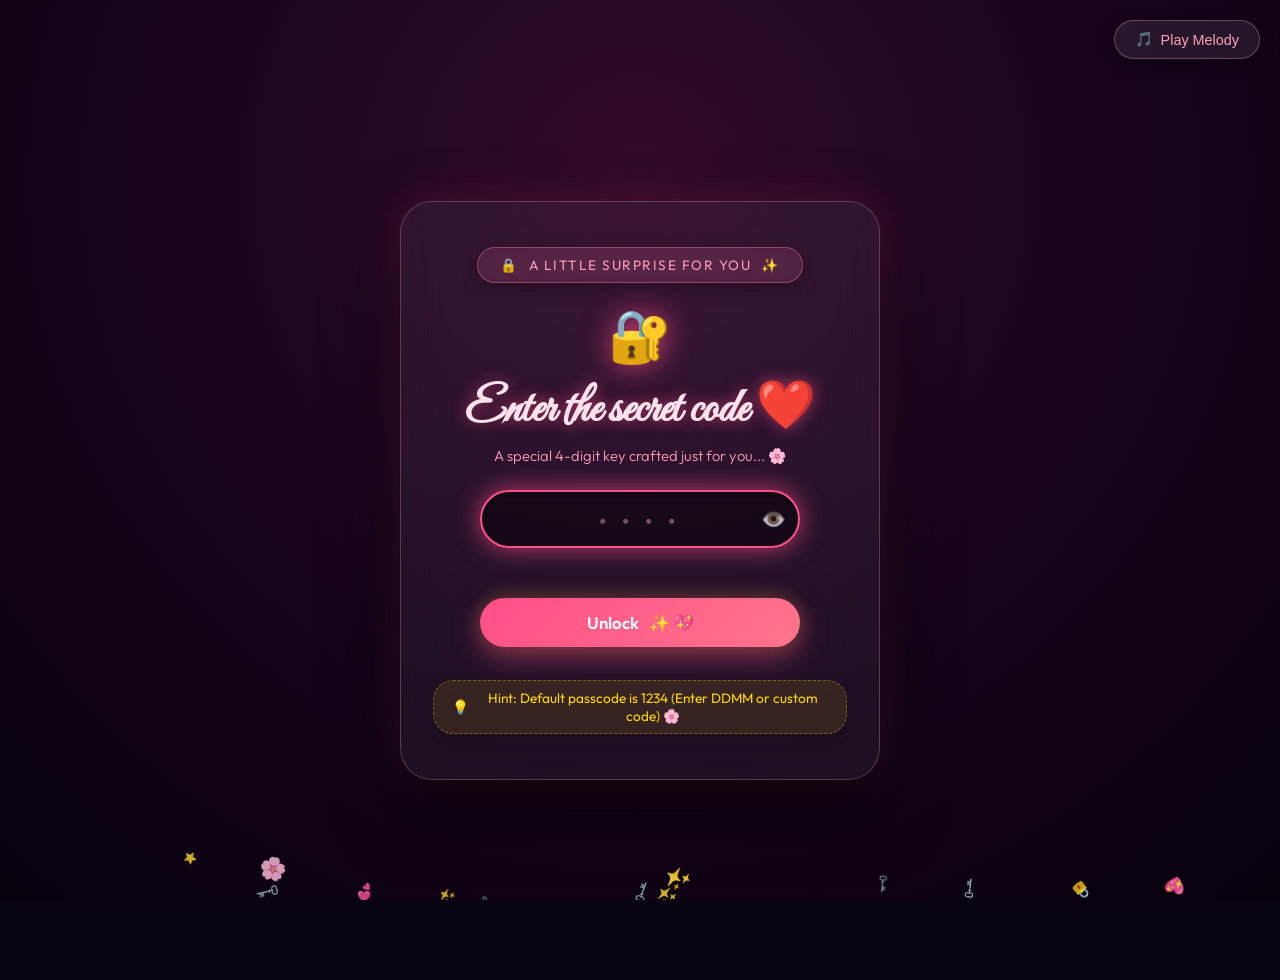
<file: index.html>
<!DOCTYPE html>
<html lang="hi">

<head>
    <meta charset="UTF-8">
    <meta name="viewport" content="width=device-width, initial-scale=1.0">
    <title>A Secret Birthday Surprise 🔒 | Enter Code</title>
    <meta name="description" content="Enter the secret code to unlock the special birthday surprise!">

    <!-- Google Fonts -->
    <link rel="preconnect" href="https://fonts.googleapis.com">
    <link rel="preconnect" href="https://fonts.gstatic.com" crossorigin>
    <link
        href="https://fonts.googleapis.com/css2?family=Dancing+Script:wght@600;700&family=Great+Vibes&family=Outfit:wght@300;400;500;600;700&family=Playfair+Display:ital,wght@0,600;1,400&display=swap"
        rel="stylesheet">

    <!-- Stylesheet -->
    <link rel="stylesheet" href="style.css">
</head>

<body class="chapter-body">

    <!-- Particle Canvas for Romantic Sparkles & Hearts -->
    <canvas id="particleCanvas"></canvas>

    <!-- Ambient Sound Control -->
    <button id="musicToggleBtn" class="music-btn" aria-label="Toggle Romantic Music">
        <span class="music-icon">🎵</span>
        <span class="music-text">Play Melody</span>
    </button>

    <!-- Romantic Passcode Gate Card -->
    <main class="chapter-container login-page-card">

        <!-- Romantic Floating Header / Badge -->
        <div class="date-badge">
            <span class="heart-sparkle">🔒</span>
            <span class="date-text">A little surprise for you</span>
            <span class="heart-sparkle">✨</span>
        </div>

        <div class="login-header-box">
            <div class="lock-icon-wrapper">
                <span class="animated-lock-emoji">🔐</span>
            </div>
            <h1 class="login-title">Enter the secret code ❤️</h1>
            <p class="login-subtitle">A special 4-digit key crafted just for you... 🌸</p>
        </div>

        <!-- Secret Passcode Form -->
        <form id="loginForm" class="passcode-form" autocomplete="off" onsubmit="return false;">

            <div class="passcode-input-wrapper" id="passcodeWrapper">
                <input type="password" id="passcodeInput" class="passcode-input" placeholder="• • • •" maxlength="4"
                    inputmode="numeric" pattern="[0-9]*" required aria-label="Enter 4-digit secret code">
                <button type="button" id="togglePasscodeVisibility" class="toggle-visibility-btn"
                    aria-label="Toggle code visibility">
                    👁️
                </button>
            </div>

            <!-- Feedback / Error Message Box -->
            <div id="loginFeedback" class="login-feedback-msg" aria-live="polite"></div>

            <!-- Unlock CTA Button -->
            <button type="submit" id="unlockBtn" class="next-btn unlock-btn">
                <span>Unlock</span>
                <span class="btn-heart-icon">✨ 💖</span>
            </button>
        </form>

        <!-- Cute Hint Badge -->
        <div class="secret-hint-box">
            <span class="hint-icon">💡</span>
            <span class="hint-text">Hint: Default passcode is 1234 (Enter DDMM or custom code) 🌸</span>
        </div>

    </main>

    <!-- Login Gate Script -->
    <script src="login.js"></script>
</body>

</html>
</file>
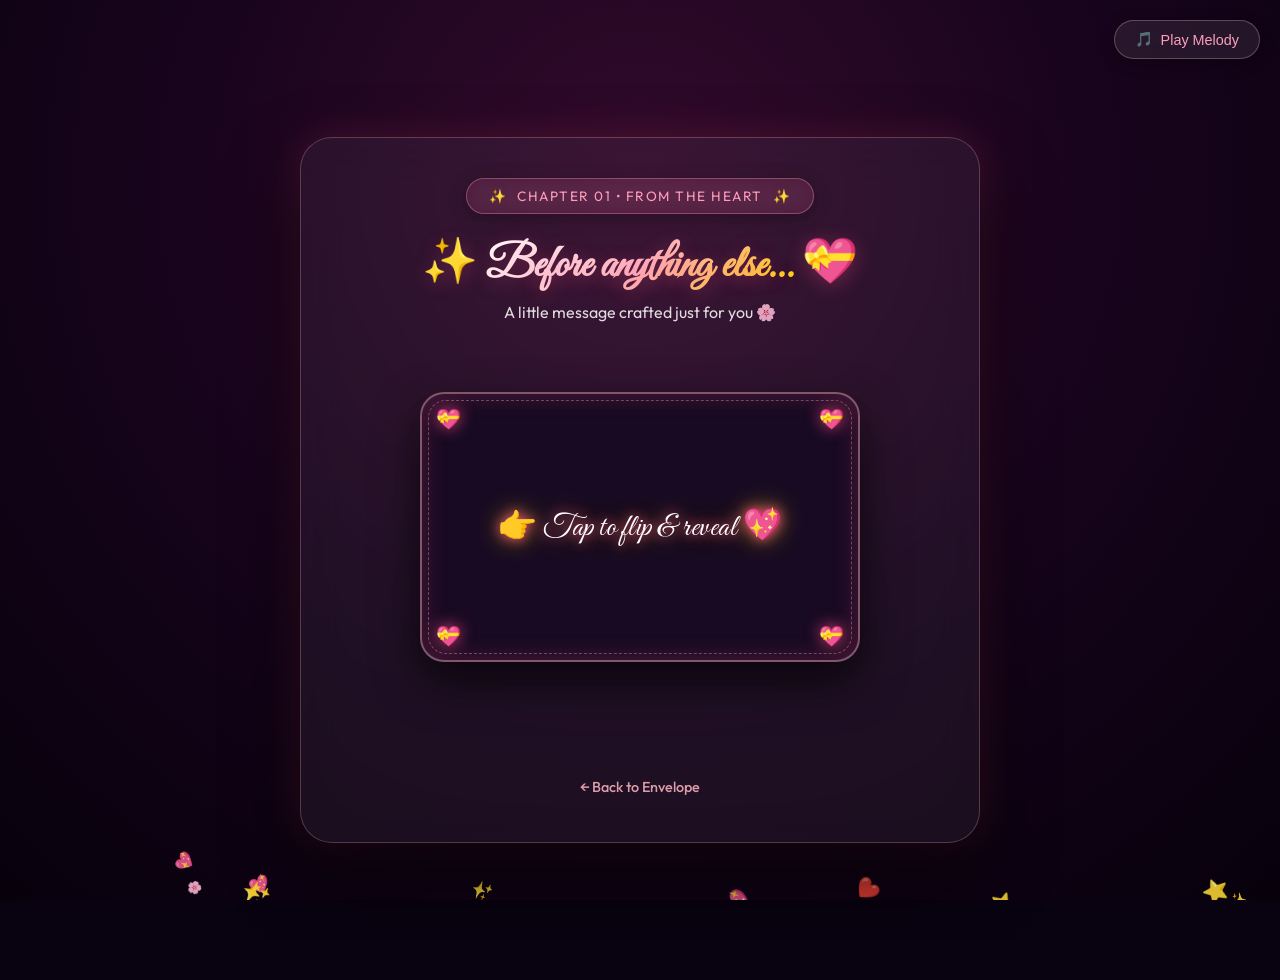
<file: chapter1.html>
<!DOCTYPE html>
<html lang="hi">

<head>
    <meta charset="UTF-8">
    <meta name="viewport" content="width=device-width, initial-scale=1.0">
    <title>Before Anything Else... 💝 | Special Birthday Wish</title>
    <meta name="description" content="A special birthday message.">

    <!-- Google Fonts -->
    <link rel="preconnect" href="https://fonts.googleapis.com">
    <link rel="preconnect" href="https://fonts.gstatic.com" crossorigin>
    <link
        href="https://fonts.googleapis.com/css2?family=Dancing+Script:wght@600;700&family=Great+Vibes&family=Outfit:wght@300;400;500;600;700&family=Playfair+Display:ital,wght@0,600;1,400&display=swap"
        rel="stylesheet">

    <!-- Stylesheet -->
    <link rel="stylesheet" href="style.css">
</head>

<body class="chapter-body">

    <!-- Particle Canvas for Romantic Sparkles & Hearts -->
    <canvas id="particleCanvas"></canvas>

    <!-- Ambient Sound Control -->
    <button id="musicToggleBtn" class="music-btn" aria-label="Toggle Romantic Music">
        <span class="music-icon">🎵</span>
        <span class="music-text">Play Melody</span>
    </button>

    <!-- Main Container -->
    <main class="chapter-container">

        <div class="date-badge">
            <span class="heart-sparkle">✨</span>
            <span class="date-text">Chapter 01 • From The Heart</span>
            <span class="heart-sparkle">✨</span>
        </div>

        <div class="chapter-header-box">
            <h1 class="chapter-title"><span class="emoji">✨</span> <span class="gradient-text">Before anything
                    else...</span> <span class="emoji">💝</span></h1>
            <p class="chapter-subtitle">A little message crafted just for you 🌸</p>
        </div>

        <!-- 3D Heart-Framed Flip Card -->
        <div class="flip-card-container" id="flipCardContainer" role="button" tabindex="0" aria-label="Flip Card">
            <div class="flip-card" id="fancyFlipCard">

                <!-- Card Front (Blank Fancy Card + Centered Prompt) -->
                <div class="flip-card-front">
                    <div class="heart-frame-decor">
                        <span class="corner-heart top-left">💝</span>
                        <span class="corner-heart top-right">💝</span>
                        <span class="corner-heart bottom-left">💝</span>
                        <span class="corner-heart bottom-right">💝</span>
                        <div class="heart-border-glow"></div>
                    </div>
                    <div class="card-front-content">
                        <p class="tap-prompt-text">👉 Tap to flip & reveal 💖</p>
                    </div>
                </div>

                <!-- Card Back (Romantic Message) -->
                <div class="flip-card-back">
                    <div class="heart-frame-decor">
                        <span class="corner-heart top-left">💖</span>
                        <span class="corner-heart top-right">💖</span>
                        <span class="corner-heart bottom-left">💖</span>
                        <span class="corner-heart bottom-right">💖</span>
                        <div class="heart-border-glow"></div>
                    </div>
                    <div class="card-back-content">
                        <div class="quote-icon">“</div>
                        <p class="romantic-message-text">
                            Here is a small, special birthday gift crafted with love just for you to bring a big smile
                            to your face today!✨ (Edit this with you personal msg)
                        </p>
                        <div class="quote-icon">&rdquo;</div>
                        <div class="card-signature">Crafted with ❤️ for You</div>
                    </div>
                </div>

            </div>
        </div>

        <!-- Action Buttons (OUTSIDE THE CARD, AT THE BOTTOM OF THE PAGE) -->
        <div class="bottom-actions-wrapper">
            <button class="next-btn hidden-next-btn" id="nextBtnChapter1">
                <span>Continue to Next Chapter</span>
                <span class="btn-heart-icon">💖 ✨</span>
            </button>

            <div class="nav-back-link">
                <a href="main.html" class="back-home-btn">← Back to Envelope</a>
            </div>
        </div>

    </main>

    <!-- Chapter 1 Script -->
    <script src="chapter1.js"></script>
</body>

</html>
</file>
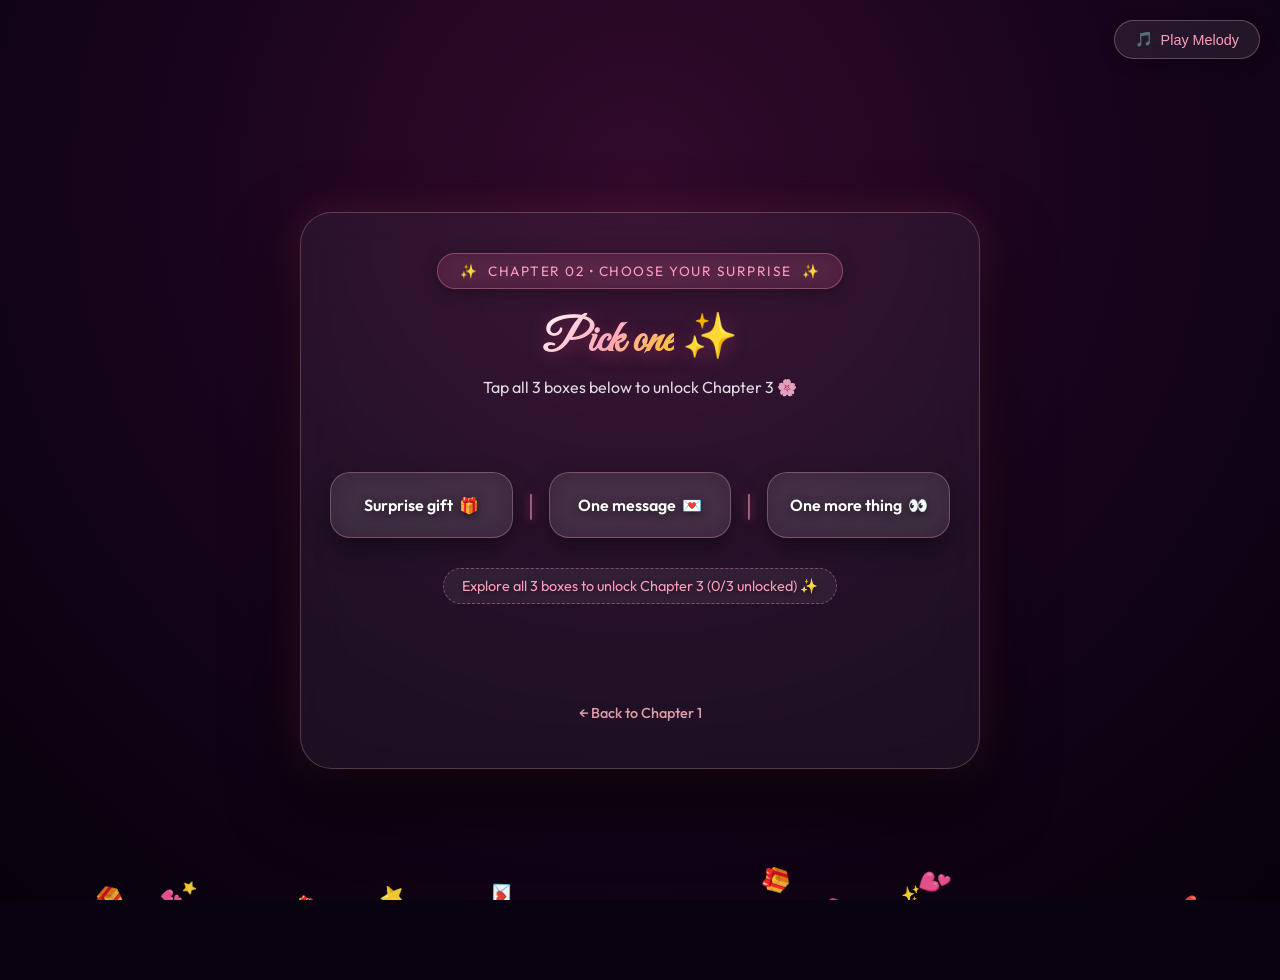
<file: chapter2.html>
<!DOCTYPE html>
<html lang="hi">

<head>
    <meta charset="UTF-8">
    <meta name="viewport" content="width=device-width, initial-scale=1.0">
    <title>Pick One 💖 | Special Birthday Surprise</title>
    <meta name="description" content="Choose a surprise message for birthday celebration.">

    <!-- Google Fonts -->
    <link rel="preconnect" href="https://fonts.googleapis.com">
    <link rel="preconnect" href="https://fonts.gstatic.com" crossorigin>
    <link
        href="https://fonts.googleapis.com/css2?family=Dancing+Script:wght@600;700&family=Great+Vibes&family=Outfit:wght@300;400;500;600;700&family=Playfair+Display:ital,wght@0,600;1,400&display=swap"
        rel="stylesheet">

    <!-- Stylesheet -->
    <link rel="stylesheet" href="style.css">
</head>

<body class="chapter-body">

    <!-- Particle Canvas for Romantic Sparkles & Hearts -->
    <canvas id="particleCanvas"></canvas>

    <!-- Ambient Sound Control -->
    <button id="musicToggleBtn" class="music-btn" aria-label="Toggle Romantic Music">
        <span class="music-icon">🎵</span>
        <span class="music-text">Play Melody</span>
    </button>

    <!-- Main Container with Slide-Up Animation -->
    <main class="chapter-container slide-up-page">

        <div class="date-badge">
            <span class="heart-sparkle">✨</span>
            <span class="date-text">Chapter 02 • Choose Your Surprise</span>
            <span class="heart-sparkle">✨</span>
        </div>

        <div class="chapter-header-box">
            <h1 class="chapter-title"><span class="gradient-text">Pick one</span> <span class="emoji">✨</span></h1>
            <p class="chapter-subtitle">Tap all 3 boxes below to unlock Chapter 3 🌸</p>
        </div>

        <!-- 3 Horizontal Sections Container -->
        <div class="pick-sections-wrapper">

            <!-- Section 1 -->
            <div class="pick-card" id="cardSurprise" role="button" tabindex="0" aria-label="Surprise Gift">
                <div class="pick-card-content">
                    <span class="pick-card-title">Surprise gift <span class="emoji">🎁</span></span>
                </div>
            </div>

            <!-- Separator 1 -->
            <div class="section-separator" aria-hidden="true">|</div>

            <!-- Section 2 -->
            <div class="pick-card" id="cardMessage" role="button" tabindex="0" aria-label="One Message">
                <div class="pick-card-content">
                    <span class="pick-card-title">One message <span class="emoji">💌</span></span>
                </div>
            </div>

            <!-- Separator 2 -->
            <div class="section-separator" aria-hidden="true">|</div>

            <!-- Section 3 -->
            <div class="pick-card" id="cardMore" role="button" tabindex="0" aria-label="One More Thing">
                <div class="pick-card-content">
                    <span class="pick-card-title">One more thing <span class="emoji">👀</span></span>
                </div>
            </div>

        </div>

        <!-- Counter Badge -->
        <div class="unlock-counter-badge" id="unlockCounter">
            Explore all 3 boxes to unlock Chapter 3 (0/3 unlocked) ✨
        </div>

        <!-- Navigation Action Links (Chapter 3 button fades in ONLY after 3 cards clicked) -->
        <div class="bottom-actions-wrapper" style="margin-top: 25px; flex-direction: column; gap: 15px;">
            <a href="chapter3.html" class="next-btn hidden-next-btn" id="nextBtnChapter2"
                style="text-decoration: none;">
                <span>Continue to Chapter 3: Cake & Wish</span>
                <span class="btn-heart-icon">🎂 ✨</span>
            </a>

            <div class="nav-back-link">
                <a href="chapter1.html" class="back-home-btn">← Back to Chapter 1</a>
            </div>
        </div>

    </main>

    <!-- Interactive Modals for Each Section -->

    <!-- Modal 1: Surprise Gift -->
    <div class="letter-modal-overlay" id="modalSurpriseOverlay">
        <div class="letter-modal-card">
            <button class="close-modal-btn" id="closeSurpriseBtn" aria-label="Close modal">&times;</button>
            <div class="modal-header">
                <div class="modal-crown"><span class="emoji">🎁</span> <span class="emoji">✨</span></div>
                <h2>Surprise Gift</h2>
                <div class="sub-date">For My Special Person</div>
            </div>
            <div class="modal-body">
                <p class="sweet-quote">“Quote realted to gift, moments and love.”</p>
                <div class="modal-text">
                    Enter your text related to any gift or long distance msg or whatever u want...
                </div>
            </div>
        </div>
    </div>

    <!-- Modal 2: One Message -->
    <div class="letter-modal-overlay" id="modalMessageOverlay">
        <div class="letter-modal-card">
            <button class="close-modal-btn" id="closeMessageBtn" aria-label="Close modal">&times;</button>
            <div class="modal-header">
                <div class="modal-crown"><span class="emoji">💌</span> <span class="emoji">💖</span></div>
                <h2>A Message For You</h2>
                <div class="sub-date">Straight From The Heart</div>
            </div>
            <div class="modal-body">
                <p class="sweet-quote">“Lovely quote”</p>
                <div class="modal-text">
                    Enter your msg here...
                </div>
            </div>
        </div>
    </div>

    <!-- Modal 3: One More Thing -->
    <div class="letter-modal-overlay" id="modalMoreOverlay">
        <div class="letter-modal-card">
            <button class="close-modal-btn" id="closeMoreBtn" aria-label="Close modal">&times;</button>
            <div class="modal-header">
                <div class="modal-crown"><span class="emoji">👀</span> <span class="emoji">🌸</span></div>
                <h2>One More Thing...</h2>
                <div class="sub-date">Just Before You Go</div>
            </div>
            <div class="modal-body">
                <p class="sweet-quote">“emotional and lovely quote to make her smile”</p>
                <div class="modal-text">
                    a little msg for her to make her smile and feel special in her special day...
                </div>
                <a href="chapter3.html" class="modal-surprise-box interactive-surprise"
                    style="margin-top: 20px; text-decoration: none;">
                    <span class="gift-icon">🎂</span>
                    <div class="gift-text">
                        <strong>Ready for the Big Surprise? 🎂</strong>
                        <p>Go to Chapter 3 & Blow the Candles! 💖</p>
                    </div>
                    <div class="surprise-pulse-badge">Open Cake 🍰</div>
                </a>
            </div>
        </div>
    </div>

    <!-- Chapter 2 Script -->
    <script src="chapter2.js"></script>
</body>

</html>
</file>
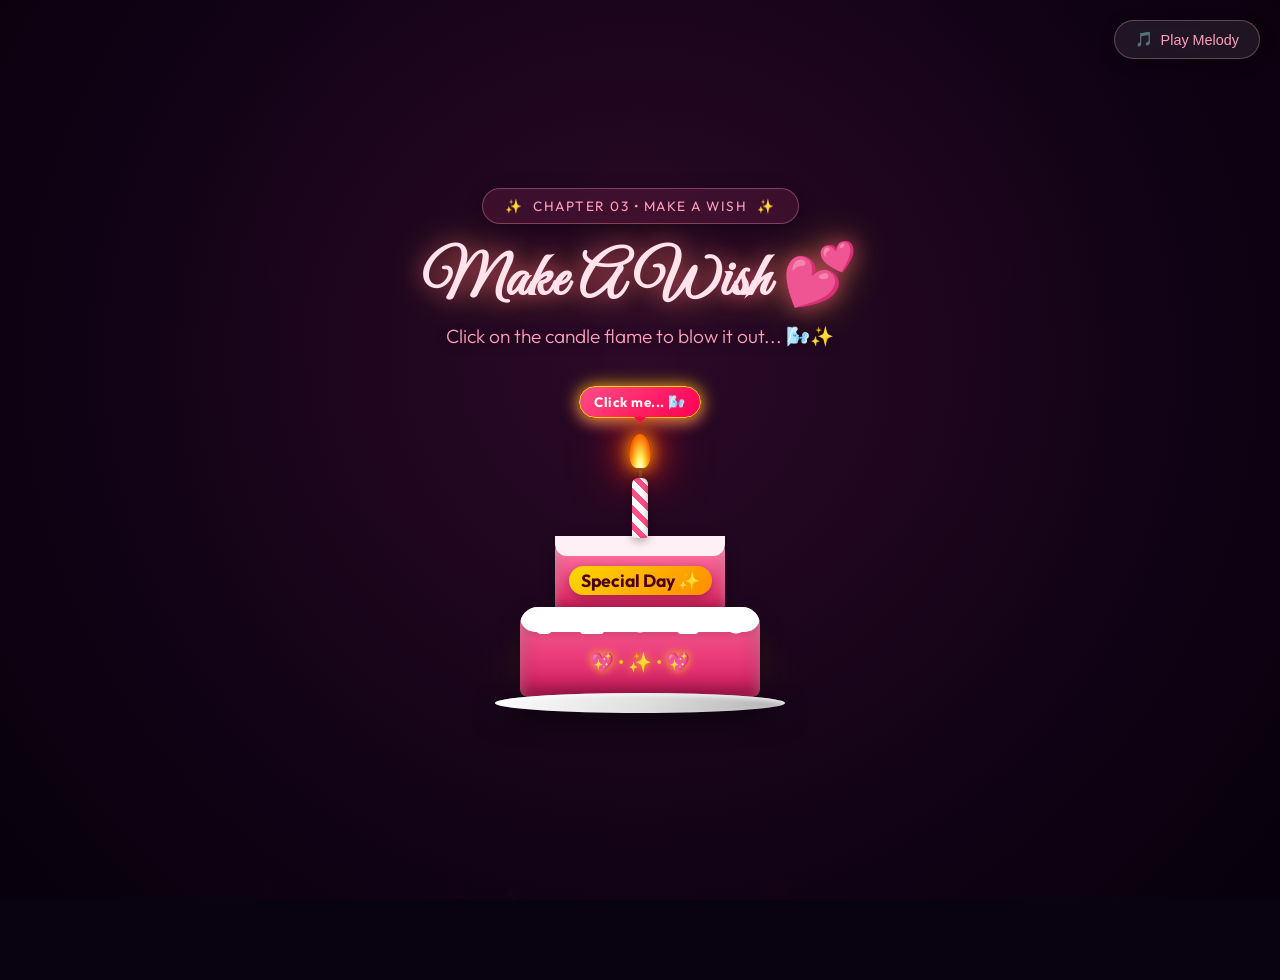
<file: chapter3.html>
<!DOCTYPE html>
<html lang="hi">

<head>
    <meta charset="UTF-8">
    <meta name="viewport" content="width=device-width, initial-scale=1.0">
    <title>Happy Birthday! 💖 | Chapter 3</title>
    <meta name="description" content="Blow the birthday candles with a special wish!">

    <!-- Google Fonts -->
    <link rel="preconnect" href="https://fonts.googleapis.com">
    <link rel="preconnect" href="https://fonts.gstatic.com" crossorigin>
    <link
        href="https://fonts.googleapis.com/css2?family=Dancing+Script:wght@600;700&family=Great+Vibes&family=Outfit:wght@300;400;500;600;700&family=Playfair+Display:ital,wght@0,600;1,400&display=swap"
        rel="stylesheet">

    <!-- Stylesheet -->
    <link rel="stylesheet" href="style.css">
</head>

<body class="chapter-body">

    <!-- Particle Canvas for Romantic Sparkles, Hearts & Confetti -->
    <canvas id="particleCanvas"></canvas>

    <!-- Ambient Sound Control -->
    <button id="musicToggleBtn" class="music-btn" aria-label="Toggle Romantic Music">
        <span class="music-icon">🎵</span>
        <span class="music-text">Play Melody</span>
    </button>

    <!-- FULL SCREEN CAKE & CANDLE OVERLAY (Appears immediately on page open) -->
    <div class="cake-screen-overlay" id="cakeOverlay">

        <div class="date-badge" style="margin-bottom: 15px;">
            <span class="heart-sparkle">✨</span>
            <span class="date-text">Chapter 03 • Make A Wish</span>
            <span class="heart-sparkle">✨</span>
        </div>

        <div class="cake-header-title">
            <h2>Make A Wish 💕</h2>
            <p>Click on the candle flame to blow it out... 🌬️✨</p>
        </div>

        <!-- 3D Layered Cake Stage -->
        <div class="cake-stage">
            <div class="cake-glow"></div>

            <!-- Candle on top -->
            <div class="candle-wrapper">

                <!-- CLICKABLE FLAME AREA WITH 'CLICK ME...' BADGE -->
                <div class="flame-container" id="candleFlameArea" role="button" tabindex="0"
                    aria-label="Click me to blow candle">
                    <div class="flame-click-badge">Click me... 🌬️</div>
                    <div class="flame" id="candleFlame"></div>
                </div>

                <div class="candle-wick"></div>
                <div class="candle-stick"></div>
            </div>

            <!-- Tiered Cake Body -->
            <div class="cake-structure">
                <!-- Top Tier -->
                <div class="cake-tier-top">
                    <div class="icing-drips-top"></div>
                    <div class="tier-number-badge">Special Day ✨</div>
                </div>

                <!-- Bottom Tier -->
                <div class="cake-tier-bottom">
                    <div class="icing-drips-bottom"></div>
                    <div class="cake-decor-stars">💖 • ✨ • 💖</div>
                </div>

                <!-- Cake Plate -->
                <div class="cake-plate"></div>
            </div>
        </div>

    </div>

    <!-- FULL SCREEN ROMANTIC & EMOTIONAL REVELATION SCREEN (Triggers after candle is blown) -->
    <main class="revelation-screen" id="revelationScreen" aria-live="polite">

        <div class="revelation-card">

            <div class="revelation-crown-box">
                👑 <span>SPECIAL DAY • BIRTHDAY MILESTONE</span> 👑
            </div>

            <!-- Main Grand Title -->
            <h1 class="hero-18th-title">Happy Birthday<br>[Your Name]! 💖 ✨</h1>
            <p class="hero-18th-subtitle">“Wishing a wonderful year ahead to a very special person.”</p>

            <div class="revelation-divider">🌸 • ✨ • 💖 • ✨ • 🌸</div>

            <!-- Deeply Emotional Message -->
            <div class="emotional-message-box">
                <p class="emotional-message-p">
                    <span class="emotional-highlight">Today is your special birthday! 🎂✨</span><br>
                    This is a beautiful milestone and a day to celebrate how wonderful you are.(edit this as per your
                    requirement)
                </p>
                <p class="emotional-message-p">
                    your last msg related to your love and feeling regarding her and wishes for her birthday...
                </p>
                <p class="emotional-message-p">
                    blessings to her... <span class="romantic-heart-glow">Happy
                        Birthday! 💕🌟</span>
                </p>
            </div>

            <!-- Interactive Action Navigation Buttons -->
            <div class="revelation-actions">
                <button class="replay-candle-btn" id="replayCandleBtn">
                    <span>✨ Replay Candle Blow</span>
                    <span>🎂</span>
                </button>

                <a href="chapter2.html" class="home-nav-btn">
                    <span>← Chapter 2</span>
                </a>

                <a href="main.html" class="home-nav-btn">
                    <span>← Back to Start 💌</span>
                </a>
            </div>

        </div>

    </main>

    <!-- Chapter 3 Script -->
    <script src="chapter3.js"></script>
</body>

</html>
</file>
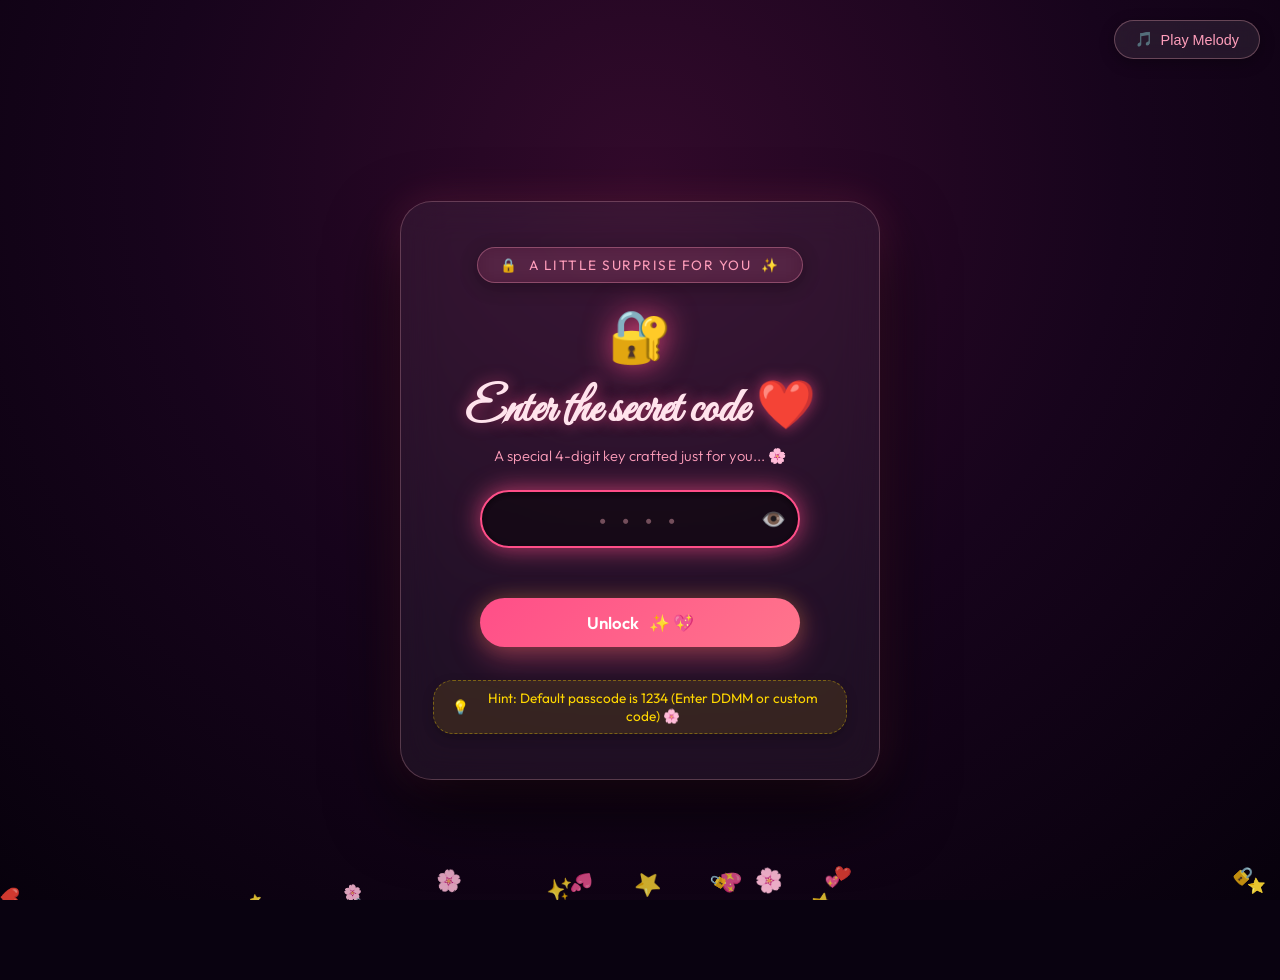
<file: main.html>
<!DOCTYPE html>
<html lang="hi">

<head>
    <script>if (!sessionStorage.getItem('birthday_unlocked')) { window.location.href = 'index.html'; }</script>
    <meta charset="UTF-8">
    <meta name="viewport" content="width=device-width, initial-scale=1.0">
    <title>Happy Birthday ❤️ | A Special Birthday Wish</title>
    <meta name="description" content="A special, magical birthday wish crafted with love.">

    <!-- Google Fonts -->
    <link rel="preconnect" href="https://fonts.googleapis.com">
    <link rel="preconnect" href="https://fonts.gstatic.com" crossorigin>
    <link
        href="https://fonts.googleapis.com/css2?family=Dancing+Script:wght@600;700&family=Great+Vibes&family=Outfit:wght@300;400;500;600;700&family=Playfair+Display:ital,wght@0,600;1,400&display=swap"
        rel="stylesheet">

    <!-- Stylesheet -->
    <link rel="stylesheet" href="style.css">
</head>

<body>

    <!-- Particle Canvas for Romantic Sparkles & Hearts -->
    <canvas id="particleCanvas"></canvas>

    <!-- Ambient Sound Control -->
    <button id="musicToggleBtn" class="music-btn" aria-label="Toggle Romantic Music">
        <span class="music-icon">🎵</span>
        <span class="music-text">Play Melody</span>
    </button>

    <!-- Main Hero Container -->
    <main class="container">

        <!-- Romantic Floating Header / Badge -->
        <div class="date-badge">
            <span class="heart-sparkle">✨</span>
            <span class="date-text">DD/MM/YYYY • Special Edition</span>
            <span class="heart-sparkle">✨</span>
        </div>

        <!-- Initial Animated Message Card -->
        <div class="message-card glass-panel" id="messageCard">
            <div class="recipient-tag">Dear <span class="highlight-name">Your Name</span> 💕</div>

            <h1 class="typing-line-1" id="typingLine1">
                “Hey… this isn't a normal birthday wish.”
            </h1>

            <p class="typing-line-2" id="typingLine2">
                “So I made you a little something.”
            </p>

            <!-- Romantic Photo Frame (Above Envelope) -->
            <div class="photo-frame-container" id="photoFrameContainer">
                <div class="photo-frame">
                    <div class="frame-border-glow"></div>
                    <div class="photo-wrapper">
                        <img src="demo_photo.jpg" alt="Birthday Special Photo" id="birthdayPhoto"
                            class="romantic-photo">
                    </div>
                    <div class="photo-badge">
                        <span class="badge-heart">💖</span>
                        <span class="badge-text">Your Name</span>
                        <span class="badge-heart">💖</span>
                    </div>
                    <div class="frame-sparkle sparkle-tl">✨</div>
                    <div class="frame-sparkle sparkle-tr">✨</div>
                    <div class="frame-sparkle sparkle-bl">🌸</div>
                    <div class="frame-sparkle sparkle-br">🌸</div>
                </div>
            </div>

            <!-- Interactive 3D Envelope Wrapper -->
            <div class="envelope-container" id="envelopeContainer">
                <div class="envelope" id="envelope">
                    <!-- Envelope Flap (Top) -->
                    <div class="envelope-flap"></div>

                    <!-- Envelope Pocket (Front) -->
                    <div class="envelope-pocket"></div>

                    <!-- Interactive Center Seal "Open It" Button -->
                    <button class="wax-seal-btn" id="openBtn" aria-label="Open Birthday Letter">
                        <span class="seal-heart">❤️</span>
                        <span class="seal-text">Open It</span>
                    </button>

                    <!-- Letter Inside Envelope -->
                    <div class="letter" id="letter">
                        <div class="letter-stamp">👑</div>
                        <h2 class="letter-heading">Happy Birthday [Your Name]!</h2>
                        <div class="letter-divider">🌸 ✨ 🌸</div>
                        <p class="letter-preview-text">
                            You bring so much magic and warmth into the world.
                            This is just the beginning of your special surprise...
                        </p>
                        <div class="letter-footer">
                            <span>DD/MM/YYYY</span>
                            <span class="letter-signature">Crafted with ❤️</span>
                        </div>
                    </div>
                </div>
            </div>
        </div>

        <!-- Opened Letter Modal / Expanded View (Shows up seamlessly when 'Open It' is clicked) -->
        <div class="letter-modal-overlay" id="letterModal">
            <div class="letter-modal-card glass-panel">
                <button class="close-modal-btn" id="closeModalBtn" aria-label="Close letter">&times;</button>
                <div class="modal-header">
                    <div class="modal-crown">💖</div>
                    <h2>Dearest [Your Name],</h2>
                    <p class="sub-date">DD/MM/YYYY • A Very Happy Birthday</p>
                </div>
                <div class="modal-body">
                    <p class="sweet-quote">“Some people make the world sweeter just by being in it.”</p>
                    <p class="modal-text">
                        Hey! ✨ This envelope was just the key to unlocked magic.
                        Every pixel here was made to put a wide smile on your face today!
                    </p>
                    <a href="chapter1.html" class="modal-surprise-box interactive-surprise" id="surpriseTrigger"
                        aria-label="Open Next Surprise Page">
                        <span class="gift-icon">🎁</span>
                        <div class="gift-text">
                            <strong>More surprises are on the way! ✨</strong>
                            <p>Click here to open the next chapter 💖</p>
                        </div>
                        <div class="surprise-pulse-badge">Click Me 💝</div>
                    </a>
                </div>
                <div class="modal-footer">
                    <button class="replay-btn" id="replayBtn">✨ Replay Animation</button>
                </div>
            </div>
        </div>

    </main>

    <!-- Script -->
    <script src="script.js"></script>
</body>

</html>
</file>
<file: style.css>
/* ==========================================
   MAGICAL ROMANTIC THEME FOR BIRTHDAY TEMPLATE
   ========================================== */

@import url('https://fonts.googleapis.com/css2?family=Dancing+Script:wght@600;700&family=Great+Vibes&family=Outfit:wght@300;400;500;600;700&family=Playfair+Display:ital,wght@0,600;1,400&display=swap');

:root {
    --bg-dark: #090210;
    --bg-gradient: radial-gradient(circle at 50% 20%, #320a2b 0%, #17041c 50%, #07010c 100%);
    --primary-pink: #ff4e88;
    --rose-gold: #ff9ebb;
    --soft-blush: #ffe3ec;
    --gold-accent: #ffd700;
    --glass-bg: rgba(255, 255, 255, 0.06);
    --glass-border: rgba(255, 182, 193, 0.25);
    --glass-shadow: 0 25px 60px rgba(0, 0, 0, 0.65), 0 0 35px rgba(255, 78, 136, 0.2);
    --font-heading: 'Great Vibes', 'Dancing Script', cursive;
    --font-body: 'Outfit', sans-serif;
    --font-serif: 'Playfair Display', serif;
}

/* Base Reset & Defaults */
* {
    margin: 0;
    padding: 0;
    box-sizing: border-box;
    -webkit-tap-highlight-color: transparent;
}

/* GPU Hardware Acceleration & Smooth Rendering Layer Promotion */
.message-card,
.letter-modal-card,
.chapter-container,
.revelation-card,
.pick-card,
.envelope,
.flame {
    transform: translateZ(0);
    backface-visibility: hidden;
    -webkit-backface-visibility: hidden;
}

html,
body {
    width: 100%;
    min-height: 100vh;
    font-family: var(--font-body);
    background: var(--bg-dark);
    background-image: var(--bg-gradient);
    background-attachment: fixed;
    color: #ffffff;
    display: flex;
    justify-content: center;
    align-items: center;
    position: relative;
    padding: 40px 15px;
    overflow-x: hidden;
}


/* Background Particle Canvas */
#particleCanvas {
    position: fixed;
    top: 0;
    left: 0;
    width: 100%;
    height: 100%;
    pointer-events: none;
    z-index: 1;
}

/* Ambient Music Control Button */
.music-btn {
    position: fixed;
    top: 20px;
    right: 20px;
    z-index: 100;
    background: rgba(255, 255, 255, 0.08);
    backdrop-filter: blur(12px);
    -webkit-backdrop-filter: blur(12px);
    border: 1px solid rgba(255, 182, 193, 0.3);
    color: var(--rose-gold);
    padding: 10px 20px;
    border-radius: 30px;
    font-size: 0.9rem;
    font-weight: 500;
    cursor: pointer;
    display: flex;
    align-items: center;
    gap: 8px;
    transition: all 0.3s cubic-bezier(0.4, 0, 0.2, 1);
    box-shadow: 0 4px 15px rgba(0, 0, 0, 0.3);
}

.music-btn:hover {
    background: rgba(255, 78, 136, 0.25);
    border-color: var(--primary-pink);
    transform: translateY(-2px) scale(1.05);
    color: #ffffff;
    box-shadow: 0 6px 22px rgba(255, 78, 136, 0.4);
}

.music-btn.playing {
    animation: musicPulse 2s infinite alternate;
    border-color: var(--gold-accent);
    color: var(--gold-accent);
}

@keyframes musicPulse {
    0% {
        box-shadow: 0 0 12px rgba(255, 78, 136, 0.4);
    }

    100% {
        box-shadow: 0 0 25px rgba(255, 215, 0, 0.7);
    }
}

/* Main Container */
.container {
    width: 100%;
    max-width: 620px;
    z-index: 10;
    display: flex;
    flex-direction: column;
    align-items: center;
    margin: auto;
}

/* Date Badge */
.date-badge {
    display: inline-flex;
    align-items: center;
    gap: 10px;
    background: rgba(255, 78, 136, 0.12);
    border: 1px solid rgba(255, 158, 187, 0.35);
    padding: 8px 22px;
    border-radius: 50px;
    font-size: 0.85rem;
    letter-spacing: 1.5px;
    text-transform: uppercase;
    color: var(--rose-gold);
    margin-bottom: 20px;
    backdrop-filter: blur(10px);
    box-shadow: 0 4px 18px rgba(0, 0, 0, 0.3);
    animation: fadeInDown 1s ease-out forwards;
}

/* Main Message Card Glass Panel */
.glass-panel {
    background: rgba(24, 9, 36, 0.65);
    backdrop-filter: blur(25px);
    -webkit-backdrop-filter: blur(25px);
    border: 1px solid var(--glass-border);
    border-radius: 28px;
    box-shadow: var(--glass-shadow);
    padding: 40px 30px 45px 30px;
    text-align: center;
    width: 100%;
    position: relative;
    overflow: visible;
    /* Prevent clipping when letter rises up */
    animation: zoomIn 1.1s cubic-bezier(0.16, 1, 0.3, 1) forwards;
}

.glass-panel::before {
    content: '';
    position: absolute;
    top: -50%;
    left: -50%;
    width: 200%;
    height: 200%;
    background: radial-gradient(circle, rgba(255, 126, 179, 0.1) 0%, transparent 60%);
    pointer-events: none;
    border-radius: 28px;
}

/* Recipient & Greetings */
.recipient-tag {
    font-family: var(--font-heading);
    font-size: 2.2rem;
    color: var(--rose-gold);
    margin-bottom: 8px;
    text-shadow: 0 0 15px rgba(255, 158, 187, 0.6);
}

.highlight-name {
    color: #ffffff;
    font-size: 2.5rem;
    font-weight: 700;
    text-shadow: 0 0 20px rgba(255, 78, 136, 0.9), 0 0 40px rgba(255, 215, 0, 0.6);
}

.typing-line-1 {
    font-family: var(--font-serif);
    font-size: 1.6rem;
    font-weight: 600;
    line-height: 1.4;
    color: #ffffff;
    margin-bottom: 8px;
    text-shadow: 0 2px 10px rgba(0, 0, 0, 0.5);
}

.typing-line-2 {
    font-size: 1.15rem;
    font-weight: 300;
    color: var(--rose-gold);
    margin-bottom: 25px;
    letter-spacing: 0.5px;
}

/* ROMANTIC PHOTO FRAME STYLING (Rounded Square) */
.photo-frame-container {
    display: flex;
    justify-content: center;
    align-items: center;
    margin: 15px 0 35px 0;
    position: relative;
}

.photo-frame {
    position: relative;
    width: 170px;
    height: 170px;
    border-radius: 24px;
    /* Rounded corner square */
    padding: 6px;
    background: linear-gradient(135deg, #ff4e88, #ffd700, #ff9ebb);
    box-shadow: 0 12px 35px rgba(255, 78, 136, 0.45), 0 0 25px rgba(255, 215, 0, 0.35);
    animation: floatPhoto 4s ease-in-out infinite;
}

@keyframes floatPhoto {

    0%,
    100% {
        transform: translateY(0) rotate(0deg);
    }

    50% {
        transform: translateY(-8px) rotate(2deg);
    }
}

.frame-border-glow {
    position: absolute;
    top: -4px;
    left: -4px;
    right: -4px;
    bottom: -4px;
    border-radius: 28px;
    background: linear-gradient(135deg, rgba(255, 78, 136, 0.6), rgba(255, 215, 0, 0.6));
    filter: blur(10px);
    z-index: 1;
    opacity: 0.8;
}

.photo-wrapper {
    position: relative;
    width: 100%;
    height: 100%;
    border-radius: 18px;
    overflow: hidden;
    z-index: 2;
    background: #1a0520;
    border: 2px solid #ffffff;
}

.romantic-photo {
    width: 100%;
    height: 100%;
    object-fit: cover;
    display: block;
    border-radius: 16px;
    transition: transform 0.5s ease;
}

.photo-frame:hover .romantic-photo {
    transform: scale(1.08);
}

.photo-badge {
    position: absolute;
    bottom: -12px;
    left: 50%;
    transform: translateX(-50%);
    background: linear-gradient(135deg, #ff4e88, #d81b60);
    border: 1.5px solid #ffffff;
    color: #ffffff;
    padding: 4px 18px;
    border-radius: 20px;
    font-size: 0.85rem;
    font-weight: 600;
    display: flex;
    align-items: center;
    gap: 6px;
    white-space: nowrap;
    z-index: 5;
    box-shadow: 0 4px 14px rgba(0, 0, 0, 0.4);
}

.frame-sparkle {
    position: absolute;
    font-size: 1.2rem;
    z-index: 6;
    animation: sparklePulse 2s infinite ease-in-out alternate;
}

.sparkle-tl {
    top: -8px;
    left: -8px;
    animation-delay: 0s;
}

.sparkle-tr {
    top: -8px;
    right: -8px;
    animation-delay: 0.5s;
}

.sparkle-bl {
    bottom: -8px;
    left: -8px;
    animation-delay: 1s;
}

.sparkle-br {
    bottom: -8px;
    right: -8px;
    animation-delay: 1.5s;
}

@keyframes sparklePulse {
    0% {
        transform: scale(0.8);
        opacity: 0.6;
    }

    100% {
        transform: scale(1.3);
        opacity: 1;
    }
}

/* 3D ENVELOPE CONTAINER & STYLES */
.envelope-container {
    perspective: 1000px;
    margin: 50px auto 20px auto;
    width: 280px;
    height: 190px;
    position: relative;
    cursor: pointer;
}

.envelope {
    width: 100%;
    height: 100%;
    background: #4a1331;
    border-radius: 12px;
    position: relative;
    transform-style: preserve-3d;
    box-shadow: 0 15px 35px rgba(0, 0, 0, 0.6), 0 0 25px rgba(255, 78, 136, 0.25);
    transition: transform 0.4s ease, box-shadow 0.4s ease;
}

.envelope-container:hover .envelope {
    transform: translateY(-6px) rotateX(4deg);
    box-shadow: 0 22px 45px rgba(0, 0, 0, 0.7), 0 0 35px rgba(255, 78, 136, 0.45);
}

/* Top Flap (Responsive Vector Clip-Path) */
.envelope-flap {
    position: absolute;
    top: 0;
    left: 0;
    width: 100%;
    height: 110px;
    background: #781d4a;
    clip-path: polygon(0 0, 100% 0, 50% 100%);
    -webkit-clip-path: polygon(0 0, 100% 0, 50% 100%);
    transform-origin: top;
    transition: transform 0.6s cubic-bezier(0.4, 0, 0.2, 1);
    z-index: 4;
}

/* WAX SEAL BUTTON STYLING */
.wax-seal-btn {
    position: absolute;
    top: 80px;
    left: 50%;
    transform: translateX(-50%);
    z-index: 5;
    background: linear-gradient(135deg, #ff2a6d 0%, #990033 100%);
    border: 2px solid #ff9ebb;
    border-radius: 30px;
    padding: 8px 20px;
    color: #ffffff;
    font-family: var(--font-body);
    font-size: 0.95rem;
    font-weight: 600;
    cursor: pointer;
    display: flex;
    align-items: center;
    gap: 8px;
    box-shadow: 0 6px 18px rgba(0, 0, 0, 0.5), 0 0 15px rgba(255, 42, 109, 0.7);
    transition: all 0.3s cubic-bezier(0.175, 0.885, 0.32, 1.275);
}

.wax-seal-btn:hover {
    transform: translateX(-50%) scale(1.1);
    background: linear-gradient(135deg, #ff4e88 0%, #c20040 100%);
    box-shadow: 0 8px 22px rgba(0, 0, 0, 0.6), 0 0 22px rgba(255, 78, 136, 0.9);
}

.seal-heart {
    font-size: 1.1rem;
    animation: heartBeat 1.5s infinite;
}

/* Front Pocket (Responsive Vector Clip-Path) */
.envelope-pocket {
    position: absolute;
    bottom: 0;
    left: 0;
    width: 100%;
    height: 110px;
    background: linear-gradient(180deg, #360d23 0%, #57163a 100%);
    clip-path: polygon(0 40px, 50% 0, 100% 40px, 100% 100%, 0 100%);
    -webkit-clip-path: polygon(0 40px, 50% 0, 100% 40px, 100% 100%, 0 100%);
    border-radius: 0 0 12px 12px;
    z-index: 3;
}

/* Letter Inside */
.letter {
    position: absolute;
    bottom: 10px;
    left: 12px;
    right: 12px;
    height: 160px;
    background: linear-gradient(135deg, #ffffff 0%, #fff0f5 100%);
    border: 1px solid rgba(255, 182, 193, 0.6);
    border-radius: 12px;
    padding: 16px 14px;
    color: #222;
    z-index: 2;
    transition: transform 0.7s cubic-bezier(0.34, 1.56, 0.64, 1), z-index 0.3s;
    box-shadow: 0 4px 15px rgba(0, 0, 0, 0.2);
    text-align: center;
    display: flex;
    flex-direction: column;
    justify-content: space-between;
}

.letter-stamp {
    position: absolute;
    top: 10px;
    right: 12px;
    font-size: 1.1rem;
}

.letter-heading {
    font-family: var(--font-heading);
    color: #b30047;
    font-size: 1.55rem;
    margin-top: 2px;
    font-weight: 700;
}

.letter-divider {
    font-size: 0.8rem;
    color: var(--primary-pink);
    letter-spacing: 4px;
    margin: 2px 0;
}

.letter-preview-text {
    font-size: 0.85rem;
    color: #444;
    line-height: 1.4;
    font-weight: 400;
    margin: 4px 0;
}

.letter-footer {
    display: flex;
    justify-content: space-between;
    font-size: 0.75rem;
    color: #666;
    font-weight: 500;
    border-top: 1px dashed rgba(255, 78, 136, 0.3);
    padding-top: 6px;
}

.letter-signature {
    color: #d81b60;
    font-weight: 600;
}

/* Envelope Open Animation state */
.envelope.open .envelope-flap {
    transform: rotateX(180deg);
    z-index: 1;
}

.envelope.open .wax-seal-btn {
    transform: translateX(-50%) scale(0);
    opacity: 0;
    pointer-events: none;
}

.envelope.open .letter {
    transform: translateY(-125px) scale(1.06);
    z-index: 20;
    /* High z-index so it sits cleanly on top of flap & pocket */
    box-shadow: 0 20px 40px rgba(0, 0, 0, 0.4);
}

/* LETTER MODAL OVERLAY */
.letter-modal-overlay {
    position: fixed;
    top: 0;
    left: 0;
    width: 100%;
    height: 100%;
    background: rgba(8, 2, 15, 0.85);
    backdrop-filter: blur(15px);
    -webkit-backdrop-filter: blur(15px);
    z-index: 200;
    display: flex;
    justify-content: center;
    align-items: center;
    padding: 20px;
    opacity: 0;
    pointer-events: none;
    transition: opacity 0.4s ease;
}

.letter-modal-overlay.active {
    opacity: 1;
    pointer-events: auto;
}

.letter-modal-card {
    max-width: 500px;
    width: 100%;
    background: linear-gradient(145deg, rgba(38, 12, 52, 0.96), rgba(20, 5, 30, 0.96));
    border: 1.5px solid var(--rose-gold);
    border-radius: 24px;
    box-shadow: 0 25px 60px rgba(0, 0, 0, 0.85), 0 0 40px rgba(255, 78, 136, 0.35);
    position: relative;
    padding: 35px 28px;
    transform: scale(0.85) translateY(30px);
    transition: transform 0.45s cubic-bezier(0.34, 1.56, 0.64, 1);
}

.letter-modal-overlay.active .letter-modal-card {
    transform: scale(1) translateY(0);
}

.close-modal-btn {
    position: absolute;
    top: 14px;
    right: 16px;
    width: 38px;
    height: 38px;
    border-radius: 50%;
    background: rgba(255, 255, 255, 0.12);
    border: 1px solid rgba(255, 182, 193, 0.35);
    color: var(--rose-gold);
    font-size: 1.6rem;
    cursor: pointer;
    line-height: 1;
    display: flex;
    align-items: center;
    justify-content: center;
    z-index: 100;
    transition: all 0.25s ease;
    user-select: none;
}

.close-modal-btn:hover {
    color: #ffffff;
    background: rgba(255, 78, 136, 0.35);
    border-color: var(--primary-pink);
    transform: scale(1.1) rotate(90deg);
    box-shadow: 0 0 15px rgba(255, 78, 136, 0.5);
}

.modal-header {
    margin-bottom: 20px;
}

.modal-crown {
    font-size: 2.5rem;
    margin-bottom: 5px;
    animation: floatCrown 3s ease-in-out infinite;
}

.modal-header h2 {
    font-family: var(--font-heading);
    font-size: 2.8rem;
    color: var(--rose-gold);
    text-shadow: 0 0 15px rgba(255, 158, 187, 0.4);
}

.sub-date {
    font-size: 0.85rem;
    letter-spacing: 1.2px;
    color: rgba(255, 255, 255, 0.6);
    text-transform: uppercase;
}

.modal-body {
    text-align: left;
    margin-bottom: 25px;
}

.sweet-quote {
    font-family: var(--font-serif);
    font-style: italic;
    font-size: 1.1rem;
    color: var(--gold-accent);
    margin-bottom: 16px;
    text-align: center;
    border-top: 1px solid rgba(255, 215, 0, 0.25);
    border-bottom: 1px solid rgba(255, 215, 0, 0.25);
    padding: 10px 0;
}

.modal-text {
    font-size: 1.05rem;
    line-height: 1.6;
    color: rgba(255, 255, 255, 0.9);
    margin-bottom: 20px;
}

.modal-surprise-box {
    background: rgba(255, 78, 136, 0.12);
    border: 1px dashed var(--primary-pink);
    border-radius: 16px;
    padding: 16px;
    display: flex;
    align-items: center;
    gap: 15px;
}

.gift-icon {
    font-size: 2.2rem;
}

.gift-text strong {
    color: var(--rose-gold);
    display: block;
    margin-bottom: 2px;
}

.gift-text p {
    font-size: 0.85rem;
    color: rgba(255, 255, 255, 0.75);
}

.modal-footer {
    text-align: center;
}

.replay-btn {
    background: rgba(255, 255, 255, 0.08);
    border: 1px solid var(--rose-gold);
    color: var(--rose-gold);
    padding: 10px 26px;
    border-radius: 30px;
    font-size: 0.95rem;
    cursor: pointer;
    transition: all 0.3s ease;
}

.replay-btn:hover {
    background: var(--rose-gold);
    color: var(--bg-dark);
    font-weight: 600;
}

/* Animations */
@keyframes fadeInDown {
    from {
        opacity: 0;
        transform: translateY(-20px);
    }

    to {
        opacity: 1;
        transform: translateY(0);
    }
}

@keyframes zoomIn {
    from {
        opacity: 0;
        transform: scale(0.92);
    }

    to {
        opacity: 1;
        transform: scale(1);
    }
}

@keyframes heartBeat {

    0%,
    100% {
        transform: scale(1);
    }

    50% {
        transform: scale(1.2);
    }
}

@keyframes floatCrown {

    0%,
    100% {
        transform: translateY(0);
    }

    50% {
        transform: translateY(-8px);
    }
}

/* Responsive Media Queries */
@media (max-width: 480px) {
    .glass-panel {
        padding: 30px 18px 35px 18px;
        border-radius: 22px;
    }

    .recipient-tag {
        font-size: 1.8rem;
    }

    .highlight-name {
        font-size: 2rem;
    }

    .typing-line-1 {
        font-size: 1.35rem;
    }

    .typing-line-2 {
        font-size: 1rem;
    }

    .photo-frame {
        width: 150px;
        height: 150px;
        border-radius: 20px;
    }

    .photo-wrapper {
        border-radius: 15px;
    }

    .romantic-photo {
        border-radius: 13px;
    }

    .envelope-container {
        width: 240px;
        height: 165px;
        margin-top: 45px;
    }

    .envelope-flap {
        border-left-width: 120px;
        border-right-width: 120px;
        border-top-width: 95px;
    }

    .envelope-pocket {
        border-left-width: 120px;
        border-right-width: 120px;
        border-bottom-width: 85px;
    }

    .wax-seal-btn {
        top: 68px;
        font-size: 0.85rem;
        padding: 6px 16px;
    }

    .envelope.open .letter {
        transform: translateY(-110px) scale(1.05);
    }
}

/* ==========================================
   INTERACTIVE SURPRISE TRIGGER & CHAPTER 2 STYLES
   ========================================== */

/* Interactive Surprise Box inside Envelope Modal */
.modal-surprise-box.interactive-surprise {
    cursor: pointer;
    position: relative;
    transition: all 0.35s cubic-bezier(0.175, 0.885, 0.32, 1.275);
    border: 1.5px solid rgba(255, 182, 193, 0.4);
    box-shadow: 0 8px 25px rgba(255, 78, 136, 0.2);
}

.modal-surprise-box.interactive-surprise:hover {
    transform: translateY(-3px) scale(1.02);
    border-color: rgba(255, 182, 193, 0.8);
    box-shadow: 0 12px 30px rgba(255, 78, 136, 0.35), 0 0 20px rgba(255, 215, 0, 0.3);
    background: rgba(255, 255, 255, 0.12);
}

.surprise-pulse-badge {
    position: absolute;
    top: -10px;
    right: 12px;
    background: linear-gradient(135deg, #ff4e88, #ff85a2);
    color: #fff;
    font-size: 0.75rem;
    font-weight: 700;
    padding: 3px 10px;
    border-radius: 20px;
    box-shadow: 0 4px 12px rgba(255, 78, 136, 0.5);
    animation: pulseBadge 1.8s infinite;
}

@keyframes pulseBadge {

    0%,
    100% {
        transform: scale(1);
    }

    50% {
        transform: scale(1.1);
        box-shadow: 0 6px 18px rgba(255, 78, 136, 0.8);
    }
}

/* Chapter 2 Screen Container */
.chapter-screen {
    display: none;
    opacity: 0;
    width: 100%;
    max-width: 580px;
    transform: translateY(40px) scale(0.96);
    transition: opacity 0.7s cubic-bezier(0.4, 0, 0.2, 1), transform 0.7s cubic-bezier(0.4, 0, 0.2, 1);
    margin: 0 auto;
    z-index: 10;
}

.chapter-screen.active-screen {
    display: block;
    opacity: 1;
    transform: translateY(0) scale(1);
}

.chapter-card-wrapper {
    text-align: center;
    padding: 40px 30px;
    border-radius: 30px;
    background: rgba(255, 255, 255, 0.07);
    backdrop-filter: blur(20px);
    -webkit-backdrop-filter: blur(20px);
    border: 1px solid rgba(255, 182, 193, 0.3);
    box-shadow: 0 30px 70px rgba(0, 0, 0, 0.7), 0 0 40px rgba(255, 78, 136, 0.25);
    position: relative;
    overflow: hidden;
}

.chapter-badge {
    display: inline-flex;
    align-items: center;
    gap: 8px;
    background: rgba(255, 255, 255, 0.1);
    border: 1px solid rgba(255, 182, 193, 0.4);
    padding: 6px 18px;
    border-radius: 25px;
    font-size: 0.85rem;
    letter-spacing: 1px;
    text-transform: uppercase;
    color: #ffb6c1;
    margin-bottom: 20px;
}

.chapter-title {
    font-family: var(--font-heading);
    font-size: 2.8rem;
    margin-bottom: 8px;
    text-shadow: 0 4px 20px rgba(255, 78, 136, 0.3);
}

.chapter-title .gradient-text {
    background: linear-gradient(135deg, #ffffff, #ffb6c1, #ffd700);
    -webkit-background-clip: text;
    background-clip: text;
    -webkit-text-fill-color: transparent;
}

.chapter-subtitle {
    font-size: 1rem;
    color: rgba(255, 255, 255, 0.8);
    margin-bottom: 25px;
}

/* ==========================================
   CHAPTER 1 DEDICATED PAGE & BULLETPROOF 3D FLIP CARD STYLES
   ========================================== */

.chapter-body {
    min-height: 100vh;
    display: flex;
    justify-content: center;
    align-items: center;
}

.chapter-container {
    width: 100%;
    max-width: 680px;
    margin: 0 auto;
    padding: 40px 24px;
    display: flex;
    flex-direction: column;
    align-items: center;
    text-align: center;
    position: relative;
    z-index: 10;
    background: rgba(255, 255, 255, 0.05);
    backdrop-filter: blur(20px);
    -webkit-backdrop-filter: blur(20px);
    border: 1px solid rgba(255, 182, 193, 0.25);
    border-radius: 32px;
    box-shadow: 0 30px 70px rgba(0, 0, 0, 0.7), 0 0 40px rgba(255, 78, 136, 0.2);
}

.chapter-header-box {
    margin-bottom: 15px;
}

.chapter-title {
    font-family: var(--font-heading);
    font-size: 2.8rem;
    margin-bottom: 8px;
    text-shadow: 0 4px 20px rgba(255, 78, 136, 0.3);
}

.chapter-subtitle {
    font-size: 1rem;
    color: rgba(255, 255, 255, 0.85);
}

/* Standalone 3D Flip Card Container */
.flip-card-container {
    perspective: 1200px;
    width: 100%;
    max-width: 440px;
    height: 270px;
    margin: 30px auto 10px auto;
    cursor: pointer;
    position: relative;
}

.flip-card {
    width: 100%;
    height: 100%;
    position: relative;
    transform-style: preserve-3d;
    transition: transform 0.8s cubic-bezier(0.4, 0, 0.2, 1);
}

.flip-card.flipped {
    transform: rotateY(180deg);
}

/* Bulletproof Front Card Face */
.flip-card-front {
    position: absolute;
    inset: 0;
    width: 100%;
    height: 100%;
    backface-visibility: hidden;
    -webkit-backface-visibility: hidden;
    transform: rotateY(0deg);
    z-index: 2;
    opacity: 1;
    visibility: visible;
    transition: opacity 0.35s ease, visibility 0.35s ease;
    border-radius: 24px;
    padding: 25px;
    display: flex;
    flex-direction: column;
    justify-content: center;
    align-items: center;
    border: 2px solid rgba(255, 182, 193, 0.45);
    background: #180a22; /* Solid dark background to prevent any bleed-through */
    box-shadow: 0 20px 45px rgba(0, 0, 0, 0.7), inset 0 0 25px rgba(255, 78, 136, 0.25);
    overflow: hidden;
}

/* Bulletproof Back Card Face */
.flip-card-back {
    position: absolute;
    inset: 0;
    width: 100%;
    height: 100%;
    backface-visibility: hidden;
    -webkit-backface-visibility: hidden;
    transform: rotateY(180deg);
    z-index: 1;
    opacity: 0;
    visibility: hidden;
    transition: opacity 0.35s ease, visibility 0.35s ease;
    border-radius: 24px;
    padding: 25px;
    display: flex;
    flex-direction: column;
    justify-content: center;
    align-items: center;
    border: 2px solid rgba(255, 215, 0, 0.5);
    background: #240b2e; /* Solid dark background */
    box-shadow: 0 20px 50px rgba(255, 78, 136, 0.4), inset 0 0 30px rgba(255, 215, 0, 0.2);
    overflow: hidden;
}

/* Active Flipped State Visibility Toggles */
.flip-card.flipped .flip-card-front {
    z-index: 1;
    opacity: 0;
    visibility: hidden;
}

.flip-card.flipped .flip-card-back {
    z-index: 2;
    opacity: 1;
    visibility: visible;
}

/* Fancy Heart Frame Decoration */
.heart-frame-decor {
    position: absolute;
    inset: 0;
    pointer-events: none;
}

.heart-border-glow {
    position: absolute;
    inset: 6px;
    border: 1px dashed rgba(255, 182, 193, 0.35);
    border-radius: 18px;
}

.corner-heart {
    position: absolute;
    font-size: 1.25rem;
    animation: cornerHeartGlow 2.5s infinite ease-in-out alternate;
    filter: drop-shadow(0 0 8px rgba(255, 78, 136, 0.8));
}

.emoji, .heart-sparkle, .corner-heart, .badge-heart, .seal-heart, .btn-heart-icon {
    display: inline-block;
    -webkit-text-fill-color: initial !important;
    background: none !important;
    -webkit-background-clip: initial !important;
    background-clip: initial !important;
}

.corner-heart.top-left { top: 12px; left: 14px; }
.corner-heart.top-right { top: 12px; right: 14px; }
.corner-heart.bottom-left { bottom: 12px; left: 14px; }
.corner-heart.bottom-right { bottom: 12px; right: 14px; }

@keyframes cornerHeartGlow {
    0% { transform: scale(1) rotate(-5deg); opacity: 0.85; }
    100% { transform: scale(1.25) rotate(10deg); opacity: 1; filter: drop-shadow(0 0 14px rgba(255, 215, 0, 0.9)); }
}

/* Centered Front Card Tap Prompt */
.card-front-content {
    z-index: 2;
    text-align: center;
    padding: 0 20px;
}

.tap-prompt-text {
    font-family: var(--font-heading);
    font-size: 1.95rem;
    color: #ffffff;
    text-shadow: 0 0 12px rgba(255, 78, 136, 0.9), 0 0 25px rgba(255, 215, 0, 0.6);
    letter-spacing: 0.5px;
    animation: tapPromptPulse 2s infinite ease-in-out;
}

@keyframes tapPromptPulse {
    0%, 100% { transform: scale(1); opacity: 0.9; }
    50% { transform: scale(1.08); opacity: 1; text-shadow: 0 0 22px rgba(255, 78, 136, 1), 0 0 35px rgba(255, 215, 0, 0.9); }
}

/* Card Back Content */
.card-back-content {
    z-index: 2;
    text-align: center;
    padding: 0 15px;
}

.quote-icon {
    font-family: var(--font-serif);
    font-size: 3rem;
    line-height: 1;
    color: rgba(255, 215, 0, 0.5);
    margin-bottom: -15px;
}

.romantic-message-text {
    font-family: var(--font-serif);
    font-size: 1.12rem;
    line-height: 1.6;
    color: #ffffff;
    font-style: italic;
    text-shadow: 0 2px 10px rgba(0, 0, 0, 0.5);
    margin-bottom: 12px;
}

.card-signature {
    font-family: var(--font-heading);
    font-size: 1.6rem;
    color: var(--gold-accent);
    text-shadow: 0 2px 8px rgba(255, 78, 136, 0.4);
}

/* Bottom Action Buttons (Outside Card, At Page Bottom) */
.bottom-actions-wrapper {
    margin-top: 30px;
    display: flex;
    flex-direction: column;
    align-items: center;
    gap: 16px;
    width: 100%;
}

.next-btn.hidden-next-btn {
    opacity: 0;
    visibility: hidden;
    transform: translateY(20px);
    transition: opacity 0.8s ease, transform 0.8s ease, visibility 0.8s;
    pointer-events: none;
}

.next-btn.hidden-next-btn.fade-in {
    opacity: 1;
    visibility: visible;
    transform: translateY(0);
    pointer-events: auto;
}

.next-btn {
    background: linear-gradient(135deg, #ff4e88, #ff758c, #ffaa00);
    background-size: 200% 200%;
    color: #ffffff;
    font-family: var(--font-body);
    font-weight: 600;
    font-size: 1.05rem;
    padding: 14px 36px;
    border-radius: 30px;
    border: none;
    cursor: pointer;
    box-shadow: 0 10px 30px rgba(255, 78, 136, 0.4), 0 0 20px rgba(255, 215, 0, 0.2);
    display: inline-flex;
    align-items: center;
    gap: 10px;
    transition: all 0.35s ease;
    animation: gradientShift 4s ease infinite;
}

.next-btn:hover {
    transform: translateY(-3px) scale(1.04);
    box-shadow: 0 15px 40px rgba(255, 78, 136, 0.6), 0 0 30px rgba(255, 215, 0, 0.4);
}

.next-btn:active {
    transform: translateY(-1px) scale(0.98);
}

.nav-back-link {
    margin-top: 5px;
}

.back-home-btn {
    color: rgba(255, 182, 193, 0.85);
    text-decoration: none;
    font-size: 0.9rem;
    font-weight: 500;
    transition: all 0.3s ease;
    display: inline-block;
    padding: 6px 16px;
    border-radius: 15px;
}

.back-home-btn:hover {
    color: #ffffff;
    background: rgba(255, 255, 255, 0.12);
    transform: translateX(-3px);
}

/* Mobile Responsiveness for Chapter 2 */
@media (max-width: 480px) {
    .chapter-title {
        font-size: 2.1rem;
    }

    .flip-card-container {
        height: 300px;
    }

    .romantic-message-text {
        font-size: 1rem;
        line-height: 1.5;
    }

    .card-signature {
        font-size: 1.35rem;
    }
}

/* ==========================================
   CHAPTER 2 PICK ONE PAGE & 3 HORIZONTAL SECTIONS
   ========================================== */

.slide-up-page {
    animation: slideUpPage 0.9s cubic-bezier(0.16, 1, 0.3, 1) forwards;
}

@keyframes slideUpPage {
    from {
        opacity: 0;
        transform: translateY(50px) scale(0.95);
    }
    to {
        opacity: 1;
        transform: translateY(0) scale(1);
    }
}

.pick-sections-wrapper {
    display: flex;
    align-items: center;
    justify-content: center;
    gap: 12px;
    margin: 35px 0 15px 0;
    width: 100%;
    max-width: 620px;
}

.pick-card {
    flex: 1;
    background: rgba(255, 255, 255, 0.08);
    backdrop-filter: blur(15px);
    -webkit-backdrop-filter: blur(15px);
    border: 1.5px solid rgba(255, 182, 193, 0.3);
    border-radius: 20px;
    padding: 22px 12px;
    cursor: pointer;
    transition: all 0.35s cubic-bezier(0.175, 0.885, 0.32, 1.275);
    box-shadow: 0 10px 25px rgba(0, 0, 0, 0.4);
    display: flex;
    align-items: center;
    justify-content: center;
    text-align: center;
}

.pick-card:hover {
    transform: translateY(-6px) scale(1.05);
    background: rgba(255, 78, 136, 0.22);
    border-color: rgba(255, 215, 0, 0.7);
    box-shadow: 0 15px 35px rgba(255, 78, 136, 0.45), 0 0 25px rgba(255, 215, 0, 0.35);
}

.pick-card:active {
    transform: translateY(-2px) scale(0.98);
}

.pick-card.unlocked {
    border-color: var(--gold-accent);
    background: rgba(255, 215, 0, 0.15);
    box-shadow: 0 0 20px rgba(255, 215, 0, 0.4), inset 0 0 12px rgba(255, 215, 0, 0.2);
}

.pick-card.unlocked::after {
    content: ' ✓';
    color: var(--gold-accent);
    font-weight: 700;
    margin-left: 4px;
}

.unlock-counter-badge {
    font-size: 0.9rem;
    color: var(--rose-gold);
    background: rgba(255, 255, 255, 0.06);
    border: 1px dashed rgba(255, 182, 193, 0.35);
    padding: 8px 18px;
    border-radius: 20px;
    margin-top: 15px;
    display: inline-block;
    transition: all 0.4s ease;
    text-shadow: 0 1px 4px rgba(0, 0, 0, 0.5);
}

.unlock-counter-badge.completed {
    background: rgba(255, 215, 0, 0.15);
    border: 1px solid var(--gold-accent);
    color: var(--gold-accent);
    font-weight: 600;
    box-shadow: 0 0 15px rgba(255, 215, 0, 0.3);
    animation: counterGlow 1.5s infinite alternate;
}

@keyframes counterGlow {
    0% { transform: scale(1); }
    100% { transform: scale(1.04); }
}

.pick-card-title {
    font-family: var(--font-body);
    font-size: 1rem;
    font-weight: 600;
    color: #ffffff;
    display: flex;
    align-items: center;
    justify-content: center;
    gap: 6px;
    white-space: nowrap;
    text-shadow: 0 2px 8px rgba(0, 0, 0, 0.5);
}

.section-separator {
    font-size: 1.8rem;
    font-weight: 300;
    color: rgba(255, 182, 193, 0.55);
    user-select: none;
    padding: 0 2px;
    text-shadow: 0 0 10px rgba(255, 78, 136, 0.6);
}

@media (max-width: 600px) {
    .chapter-container {
        padding: 24px 14px;
        max-width: 100%;
        border-radius: 24px;
    }

    .pick-sections-wrapper {
        flex-direction: column;
        gap: 12px;
        width: 100%;
        max-width: 100%;
        margin: 20px 0 10px 0;
    }

    .section-separator {
        display: none;
    }

    .pick-card {
        width: 100%;
        padding: 16px 18px;
        border-radius: 16px;
    }

    .pick-card-title {
        font-size: 0.98rem;
        justify-content: center;
    }

    .unlock-counter-badge {
        font-size: 0.82rem;
        padding: 8px 12px;
        width: 100%;
        text-align: center;
    }

    .bottom-actions-wrapper {
        width: 100%;
    }

    .next-btn {
        width: 100%;
        justify-content: center;
        padding: 14px 18px;
        font-size: 0.92rem;
    }
}

/* ==========================================
   CHAPTER 3 FULL SCREEN CAKE & CANDLE BLOWING & REVELATION STYLES
   ========================================== */

/* Cake Screen Container */
.cake-screen-overlay {
    position: fixed;
    top: 0;
    left: 0;
    width: 100%;
    height: 100%;
    overflow-x: hidden;
    z-index: 50;
    display: flex;
    flex-direction: column;
    align-items: center;
    justify-content: center;
    background: radial-gradient(circle at 50% 40%, rgba(45, 10, 40, 0.95) 0%, rgba(15, 2, 20, 0.98) 70%, #07010c 100%);
    backdrop-filter: blur(15px);
    -webkit-backdrop-filter: blur(15px);
    transition: opacity 0.8s ease-in-out, transform 0.8s ease-in-out;
    padding: 20px;
}

.cake-screen-overlay.fade-out {
    opacity: 0;
    transform: scale(0.85);
    pointer-events: none;
}

/* Header instructions above cake */
.cake-header-title {
    text-align: center;
    margin-bottom: 25px;
    animation: fadeInDown 1s cubic-bezier(0.16, 1, 0.3, 1) forwards;
}

.cake-header-title h2 {
    font-family: var(--font-heading);
    font-size: clamp(2.2rem, 6vw, 3.8rem);
    color: var(--soft-blush);
    text-shadow: 0 0 20px rgba(255, 78, 136, 0.6), 0 0 40px rgba(255, 215, 0, 0.4);
    letter-spacing: 1px;
}

.cake-header-title p {
    font-size: clamp(0.95rem, 2.5vw, 1.2rem);
    color: var(--rose-gold);
    margin-top: 5px;
    font-weight: 300;
    text-shadow: 0 2px 10px rgba(0, 0, 0, 0.5);
}

/* Cake Container */
.cake-stage {
    position: relative;
    width: 320px;
    height: 320px;
    display: flex;
    flex-direction: column;
    align-items: center;
    justify-content: flex-end;
    margin-top: 20px;
}

/* Ambient glow around cake */
.cake-glow {
    position: absolute;
    bottom: 20px;
    width: 280px;
    height: 60px;
    background: radial-gradient(ellipse at center, rgba(255, 78, 136, 0.6) 0%, rgba(255, 215, 0, 0.3) 40%, transparent 70%);
    border-radius: 50%;
    filter: blur(20px);
    animation: cakeGlowPulse 2.5s infinite alternate;
}

@keyframes cakeGlowPulse {
    0% { transform: scale(0.9); opacity: 0.6; }
    100% { transform: scale(1.15); opacity: 0.95; }
}

/* 3D Tiered Cake Styling */
.cake-structure {
    position: relative;
    display: flex;
    flex-direction: column;
    align-items: center;
    z-index: 2;
}

/* Cake Plate */
.cake-plate {
    width: 290px;
    height: 20px;
    background: linear-gradient(135deg, #ffffff 0%, #e0e0e0 50%, #b0b0b0 100%);
    border-radius: 50%;
    box-shadow: 0 10px 25px rgba(0, 0, 0, 0.6), inset 0 2px 5px rgba(255, 255, 255, 0.8);
    position: relative;
    z-index: 1;
}

/* Bottom Tier */
.cake-tier-bottom {
    width: 240px;
    height: 90px;
    background: linear-gradient(180deg, #ff6599 0%, #d81b60 100%);
    border-radius: 18px 18px 8px 8px;
    position: relative;
    box-shadow: inset 0 8px 15px rgba(255, 255, 255, 0.3), inset 0 -10px 20px rgba(0, 0, 0, 0.3), 0 8px 20px rgba(0, 0, 0, 0.4);
    display: flex;
    justify-content: space-around;
    align-items: center;
    overflow: hidden;
    margin-bottom: -4px;
}

.icing-drips-bottom {
    position: absolute;
    top: 0;
    left: 0;
    width: 100%;
    height: 25px;
    background: #ffffff;
    border-radius: 0 0 15px 15px;
    box-shadow: 0 3px 8px rgba(0,0,0,0.15);
    display: flex;
    justify-content: space-between;
}

.icing-drips-bottom::after {
    content: '';
    position: absolute;
    top: 15px;
    left: 0;
    width: 100%;
    height: 12px;
    background: radial-gradient(circle at 10% 0, #ffffff 12px, transparent 13px),
                radial-gradient(circle at 30% 0, #ffffff 15px, transparent 16px),
                radial-gradient(circle at 50% 0, #ffffff 10px, transparent 11px),
                radial-gradient(circle at 70% 0, #ffffff 14px, transparent 15px),
                radial-gradient(circle at 90% 0, #ffffff 11px, transparent 12px);
}

.cake-decor-stars {
    font-size: 1.2rem;
    color: #ffd700;
    user-select: none;
    margin-top: 20px;
    text-shadow: 0 0 8px rgba(255, 215, 0, 0.8);
}

/* Top Tier */
.cake-tier-top {
    width: 170px;
    height: 75px;
    background: linear-gradient(180deg, #ff85ad 0%, #e91e63 100%);
    border-radius: 16px 16px 6px 6px;
    position: relative;
    box-shadow: inset 0 8px 12px rgba(255, 255, 255, 0.35), inset 0 -8px 15px rgba(0, 0, 0, 0.25), 0 5px 15px rgba(0, 0, 0, 0.3);
    margin-bottom: -4px;
    display: flex;
    align-items: center;
    justify-content: center;
}

.icing-drips-top {
    position: absolute;
    top: 0;
    left: 0;
    width: 100%;
    height: 20px;
    background: #fff0f5;
    border-radius: 0 0 12px 12px;
}

.icing-drips-top::after {
    content: '';
    position: absolute;
    top: 10px;
    left: 0;
    width: 100%;
    height: 10px;
    background: radial-gradient(circle at 15% 0, #fff0f5 10px, transparent 11px),
                radial-gradient(circle at 40% 0, #fff0f5 13px, transparent 14px),
                radial-gradient(circle at 65% 0, #fff0f5 9px, transparent 10px),
                radial-gradient(circle at 85% 0, #fff0f5 12px, transparent 13px);
}

.tier-number-badge {
    background: linear-gradient(135deg, #ffd700, #ff8c00);
    color: #4a0018;
    font-weight: 700;
    font-size: 1.1rem;
    padding: 3px 12px;
    border-radius: 20px;
    box-shadow: 0 3px 10px rgba(0,0,0,0.3);
    margin-top: 15px;
}

/* Candle Setup */
.candle-wrapper {
    position: relative;
    display: flex;
    flex-direction: column;
    align-items: center;
    margin-bottom: -2px;
    z-index: 5;
}

.candle-stick {
    width: 16px;
    height: 60px;
    background: repeating-linear-gradient(
        45deg,
        #ffffff,
        #ffffff 6px,
        #ff4e88 6px,
        #ff4e88 12px
    );
    border-radius: 6px 6px 3px 3px;
    box-shadow: inset -2px 0 5px rgba(0,0,0,0.2), 0 3px 8px rgba(0,0,0,0.3);
    position: relative;
}

.candle-wick {
    width: 3px;
    height: 10px;
    background: #333333;
    border-radius: 2px;
    margin-bottom: -2px;
}

/* Candle Flame Container - CLICK TARGET */
.flame-container {
    position: relative;
    cursor: pointer;
    display: flex;
    flex-direction: column;
    align-items: center;
    padding: 10px;
    margin-bottom: -8px;
    user-select: none;
    transition: transform 0.25s ease;
}

.flame-container:hover {
    transform: scale(1.12);
}

/* Realistic Animated Flame */
.flame {
    width: 22px;
    height: 34px;
    background: radial-gradient(ellipse at bottom, #ffffff 0%, #ffee55 25%, #ff7700 65%, rgba(255, 0, 0, 0.8) 100%);
    border-radius: 50% 50% 35% 35% / 60% 60% 40% 40%;
    box-shadow: 0 0 15px #ff9900, 0 0 30px #ff5500, 0 0 45px #ff2200, 0 0 60px #ff0055;
    animation: flameFlicker 0.15s infinite alternate ease-in-out;
    transform-origin: bottom center;
    position: relative;
}

@keyframes flameFlicker {
    0% {
        transform: scale(1) rotate(-2deg);
        border-radius: 50% 50% 35% 35% / 60% 60% 40% 40%;
    }
    100% {
        transform: scale(1.08) rotate(3deg);
        border-radius: 45% 45% 30% 30% / 65% 65% 35% 35%;
        box-shadow: 0 0 20px #ffaa00, 0 0 35px #ff6600, 0 0 50px #ff3300, 0 0 70px #ff0066;
    }
}

/* Click Me Pulse Badge on top of Flame */
.flame-click-badge {
    position: absolute;
    top: -38px;
    background: linear-gradient(135deg, #ff4e88 0%, #ff0055 100%);
    color: #ffffff;
    font-size: 0.85rem;
    font-weight: 700;
    padding: 6px 14px;
    border-radius: 20px;
    white-space: nowrap;
    border: 1.5px solid #ffd700;
    box-shadow: 0 0 18px rgba(255, 215, 0, 0.8), 0 5px 15px rgba(255, 78, 136, 0.6);
    animation: badgePulse 1.2s infinite ease-in-out;
    display: flex;
    align-items: center;
    gap: 5px;
    letter-spacing: 0.5px;
}

.flame-click-badge::after {
    content: '';
    position: absolute;
    bottom: -6px;
    left: 50%;
    transform: translateX(-50%);
    border-width: 6px 6px 0;
    border-style: solid;
    border-color: #ff0055 transparent;
    display: block;
    width: 0;
}

@keyframes badgePulse {
    0%, 100% {
        transform: translateY(0) scale(1);
        box-shadow: 0 0 15px rgba(255, 215, 0, 0.7), 0 4px 12px rgba(255, 78, 136, 0.5);
    }
    50% {
        transform: translateY(-5px) scale(1.08);
        box-shadow: 0 0 25px rgba(255, 215, 0, 1), 0 8px 22px rgba(255, 78, 136, 0.9);
    }
}

/* Smoke particles when flame is blown out */
.smoke-trail {
    position: absolute;
    bottom: 10px;
    width: 8px;
    height: 8px;
    background: rgba(220, 220, 220, 0.8);
    border-radius: 50%;
    filter: blur(4px);
    pointer-events: none;
    animation: smokeRise 1.6s cubic-bezier(0.1, 0.8, 0.3, 1) forwards;
}

@keyframes smokeRise {
    0% {
        opacity: 0.9;
        transform: translateY(0) scale(1);
    }
    50% {
        opacity: 0.6;
        transform: translateY(-40px) translateX(-10px) scale(2.5);
    }
    100% {
        opacity: 0;
        transform: translateY(-90px) translateX(15px) scale(4.5);
    }
}

/* Extinguished Flame state */
.flame.blown-out {
    animation: flameOut 0.4s ease-out forwards;
}

@keyframes flameOut {
    0% { transform: scale(1.2) rotate(10deg); opacity: 1; }
    50% { transform: scale(0.4) rotate(-15deg); opacity: 0.4; }
    100% { transform: scale(0) rotate(0); opacity: 0; }
}


/* ==========================================
   HAPPY BIRTHDAY FULL SCREEN REVELATION
   ========================================== */

.revelation-screen {
    position: fixed;
    top: 0;
    left: 0;
    width: 100%;
    height: 100%;
    overflow-x: hidden;
    z-index: 40;
    display: flex;
    flex-direction: column;
    align-items: center;
    justify-content: center;
    padding: 30px 20px;
    overflow-y: auto;
    opacity: 0;
    visibility: hidden;
    transform: scale(0.92);
    transition: opacity 1s cubic-bezier(0.16, 1, 0.3, 1), transform 1s cubic-bezier(0.16, 1, 0.3, 1), visibility 1s;
}

.revelation-screen.active {
    opacity: 1;
    visibility: visible;
    transform: scale(1);
}

.revelation-card {
    background: rgba(255, 255, 255, 0.07);
    backdrop-filter: blur(22px);
    -webkit-backdrop-filter: blur(22px);
    border: 1.5px solid rgba(255, 182, 193, 0.35);
    border-radius: 28px;
    padding: clamp(16px, 3.2vw, 28px) clamp(18px, 4vw, 36px);
    max-width: 820px;
    width: 100%;
    max-height: 90vh;
    overflow-x: hidden;
    overflow-y: auto;
    text-align: center;
    box-shadow: 0 30px 70px rgba(0, 0, 0, 0.7), 0 0 50px rgba(255, 78, 136, 0.3);
    position: relative;
    scrollbar-width: thin;
    scrollbar-color: rgba(255, 78, 136, 0.4) transparent;
}

.revelation-card::-webkit-scrollbar {
    width: 4px;
}

.revelation-card::-webkit-scrollbar-track {
    background: transparent;
}

.revelation-card::-webkit-scrollbar-thumb {
    background: rgba(255, 78, 136, 0.45);
    border-radius: 10px;
}

.revelation-card::-webkit-scrollbar-thumb:hover {
    background: rgba(255, 78, 136, 0.8);
}

.revelation-card::before {
    content: '';
    position: absolute;
    top: -50%;
    left: -50%;
    width: 200%;
    height: 200%;
    background: radial-gradient(circle at 50% 50%, rgba(255, 78, 136, 0.15) 0%, transparent 60%);
    pointer-events: none;
}

/* Floating 18th Milestone Crown */
.revelation-crown-box {
    display: inline-flex;
    align-items: center;
    gap: 8px;
    background: rgba(255, 215, 0, 0.15);
    border: 1px solid rgba(255, 215, 0, 0.4);
    padding: 4px 14px;
    border-radius: 30px;
    margin-bottom: 10px;
    box-shadow: 0 4px 15px rgba(255, 215, 0, 0.2);
}

.revelation-crown-box span {
    font-size: 0.85rem;
    font-weight: 600;
    color: var(--gold-accent);
    letter-spacing: 1px;
}

/* Grand Glowing Title: Happy Birthday */
.hero-18th-title {
    font-family: var(--font-heading);
    font-size: clamp(2rem, 5.2vw, 3.6rem);
    line-height: 1.15;
    margin-bottom: 8px;
    background: linear-gradient(135deg, #ffffff 0%, #ffe3ec 40%, #ff4e88 70%, #ffd700 100%);
    background-clip: text;
    -webkit-background-clip: text;
    color: transparent;
    -webkit-text-fill-color: transparent;
    filter: drop-shadow(0 0 20px rgba(255, 78, 136, 0.7)) drop-shadow(0 0 35px rgba(255, 215, 0, 0.4));
    animation: titleGlow 3s infinite alternate ease-in-out;
}

@keyframes titleGlow {
    0% {
        filter: drop-shadow(0 0 18px rgba(255, 78, 136, 0.6)) drop-shadow(0 0 30px rgba(255, 215, 0, 0.3));
    }
    100% {
        filter: drop-shadow(0 0 28px rgba(255, 78, 136, 0.9)) drop-shadow(0 0 45px rgba(255, 215, 0, 0.6));
    }
}

.hero-18th-subtitle {
    font-family: var(--font-serif);
    font-style: italic;
    font-size: clamp(0.95rem, 2.2vw, 1.2rem);
    color: var(--rose-gold);
    margin-bottom: 12px;
    letter-spacing: 0.5px;
    text-shadow: 0 2px 10px rgba(0, 0, 0, 0.6);
}

.revelation-divider {
    font-size: 1rem;
    margin: 6px 0 12px 0;
    color: var(--gold-accent);
    letter-spacing: 10px;
    text-shadow: 0 0 10px rgba(255, 215, 0, 0.7);
}

/* Deeply Emotional & Loving Message */
.emotional-message-box {
    background: rgba(0, 0, 0, 0.28);
    border-radius: 18px;
    padding: clamp(12px, 3vw, 20px);
    border: 1px solid rgba(255, 255, 255, 0.12);
    margin-bottom: 16px;
    text-align: center;
}

.emotional-message-p {
    font-size: clamp(0.92rem, 2vw, 1.12rem);
    line-height: 1.6;
    color: #ffffff;
    font-weight: 300;
    margin-bottom: 8px;
}

.emotional-message-p:last-child {
    margin-bottom: 0;
}

.emotional-highlight {
    color: var(--gold-accent);
    font-weight: 600;
    text-shadow: 0 0 10px rgba(255, 215, 0, 0.5);
}

.romantic-heart-glow {
    color: var(--primary-pink);
    text-shadow: 0 0 10px rgba(255, 78, 136, 0.8);
}

/* Action Buttons Grid in Chapter 3 */
.revelation-actions {
    display: flex;
    flex-wrap: wrap;
    gap: 15px;
    justify-content: center;
    align-items: center;
}

.replay-candle-btn {
    background: linear-gradient(135deg, rgba(255, 78, 136, 0.3) 0%, rgba(255, 215, 0, 0.3) 100%);
    border: 1.5px solid var(--gold-accent);
    color: #ffffff;
    padding: 12px 24px;
    border-radius: 30px;
    font-size: 0.95rem;
    font-weight: 600;
    cursor: pointer;
    display: flex;
    align-items: center;
    gap: 8px;
    transition: all 0.3s cubic-bezier(0.175, 0.885, 0.32, 1.275);
    box-shadow: 0 4px 15px rgba(0, 0, 0, 0.3);
}

.replay-candle-btn:hover {
    transform: translateY(-3px) scale(1.05);
    background: linear-gradient(135deg, var(--primary-pink) 0%, #ff8c00 100%);
    box-shadow: 0 8px 25px rgba(255, 78, 136, 0.5), 0 0 20px rgba(255, 215, 0, 0.4);
}

.home-nav-btn {
    background: rgba(255, 255, 255, 0.08);
    border: 1px solid rgba(255, 182, 193, 0.3);
    color: var(--soft-blush);
    padding: 12px 24px;
    border-radius: 30px;
    font-size: 0.95rem;
    font-weight: 500;
    text-decoration: none;
    display: flex;
    align-items: center;
    gap: 8px;
    transition: all 0.3s ease;
}

.home-nav-btn:hover {
    background: rgba(255, 255, 255, 0.18);
    color: #ffffff;
    transform: translateY(-2px);
    border-color: var(--primary-pink);
}

@media (max-width: 600px) {
    html, body {
        padding: 15px 10px;
    }

    /* Index & Container responsiveness */
    .container {
        max-width: 100%;
    }

    .glass-panel {
        padding: 24px 14px 28px 14px;
        border-radius: 22px;
    }

    .photo-frame {
        width: 170px;
        height: 170px;
    }

    .envelope-container {
        width: 280px;
        max-width: 280px;
        margin: 25px auto 10px auto;
    }

    /* Chapter 1 Flip Card responsiveness */
    .flip-card-container {
        max-width: 100%;
        height: 250px;
        margin: 20px auto 10px auto;
    }

    /* Chapter 3 Cake & Revelation responsiveness */
    .cake-stage {
        transform: scale(0.8);
        margin-top: -10px;
    }

    .cake-header-title h2 {
        font-size: 2rem;
    }

    .cake-header-title p {
        font-size: 0.9rem;
    }

    .revelation-card {
        padding: 20px 14px;
        border-radius: 22px;
        max-height: 88vh;
    }

    .hero-18th-title {
        font-size: 2.2rem;
    }

    .revelation-actions {
        flex-direction: column;
        width: 100%;
    }

    .replay-candle-btn, .home-nav-btn {
        width: 100%;
        justify-content: center;
    }
}

/* ==========================================
   ROMANTIC CUTE LOGIN / PASSCODE GATE STYLES
   ========================================== */

.login-page-card {
    max-width: 480px;
    width: 100%;
    padding: clamp(30px, 5vw, 45px) clamp(20px, 4vw, 32px);
    margin: auto;
}

.lock-icon-wrapper {
    margin-bottom: 10px;
}

.animated-lock-emoji {
    font-size: 3.2rem;
    display: inline-block;
    filter: drop-shadow(0 0 15px rgba(255, 78, 136, 0.8));
    animation: lockFloat 3s infinite ease-in-out;
}

@keyframes lockFloat {
    0%, 100% { transform: translateY(0) rotate(-3deg); }
    50% { transform: translateY(-8px) rotate(4deg); }
}

.login-title {
    font-family: var(--font-heading);
    font-size: clamp(2.2rem, 6vw, 3rem);
    color: var(--soft-blush);
    margin-bottom: 6px;
    text-shadow: 0 0 15px rgba(255, 78, 136, 0.6);
}

.login-subtitle {
    font-size: 0.92rem;
    color: var(--rose-gold);
    font-weight: 300;
}

.passcode-form {
    width: 100%;
    margin: 25px 0 15px 0;
    display: flex;
    flex-direction: column;
    align-items: center;
}

.passcode-input-wrapper {
    position: relative;
    width: 100%;
    max-width: 320px;
    margin: 0 auto 12px auto;
}

.passcode-input {
    width: 100%;
    height: 58px;
    background: rgba(0, 0, 0, 0.35);
    border: 2px solid rgba(255, 182, 193, 0.4);
    border-radius: 30px;
    color: var(--gold-accent);
    font-family: var(--font-body);
    font-size: 1.7rem;
    font-weight: 700;
    text-align: center;
    letter-spacing: 10px;
    outline: none;
    transition: all 0.35s cubic-bezier(0.16, 1, 0.3, 1);
    box-shadow: inset 0 3px 8px rgba(0, 0, 0, 0.4);
}

.passcode-input::placeholder {
    color: rgba(255, 182, 193, 0.4);
    letter-spacing: 6px;
    font-size: 1.3rem;
}

.passcode-input:focus {
    border-color: var(--primary-pink);
    box-shadow: 0 0 25px rgba(255, 78, 136, 0.7), inset 0 2px 6px rgba(0, 0, 0, 0.5);
    background: rgba(0, 0, 0, 0.45);
}

.passcode-input.error-border {
    border-color: #ff3366 !important;
    box-shadow: 0 0 25px rgba(255, 51, 102, 0.85) !important;
}

.passcode-input.success-border {
    border-color: #00ffaa !important;
    box-shadow: 0 0 25px rgba(0, 255, 170, 0.85) !important;
}

.passcode-input-wrapper.shake-error {
    animation: shakeError 0.45s cubic-bezier(0.36, 0.07, 0.19, 0.97) both;
}

@keyframes shakeError {
    10%, 90% { transform: translate3d(-3px, 0, 0); }
    20%, 80% { transform: translate3d(5px, 0, 0); }
    30%, 50%, 70% { transform: translate3d(-8px, 0, 0); }
    40%, 60% { transform: translate3d(8px, 0, 0); }
}

.toggle-visibility-btn {
    position: absolute;
    right: 14px;
    top: 50%;
    transform: translateY(-50%);
    background: none;
    border: none;
    font-size: 1.25rem;
    cursor: pointer;
    opacity: 0.75;
    transition: transform 0.2s, opacity 0.2s;
    user-select: none;
}

.toggle-visibility-btn:hover {
    opacity: 1;
    transform: translateY(-50%) scale(1.15);
}

.login-feedback-msg {
    min-height: 26px;
    margin-bottom: 12px;
    font-size: 0.92rem;
    text-align: center;
}

.error-text {
    color: #ff6699;
    font-weight: 500;
    text-shadow: 0 0 10px rgba(255, 102, 153, 0.6);
    animation: fadeIn 0.3s ease;
}

.success-text {
    color: #00ffaa;
    font-weight: 600;
    text-shadow: 0 0 12px rgba(0, 255, 170, 0.8);
    animation: fadeIn 0.3s ease;
}

.unlock-btn {
    width: 100%;
    max-width: 320px;
    justify-content: center;
}

.secret-hint-box {
    margin-top: 18px;
    display: inline-flex;
    align-items: center;
    gap: 8px;
    background: rgba(255, 215, 0, 0.1);
    border: 1px dashed rgba(255, 215, 0, 0.35);
    padding: 8px 18px;
    border-radius: 20px;
    font-size: 0.85rem;
    color: var(--gold-accent);
    box-shadow: 0 4px 12px rgba(0, 0, 0, 0.2);
}
</file>
